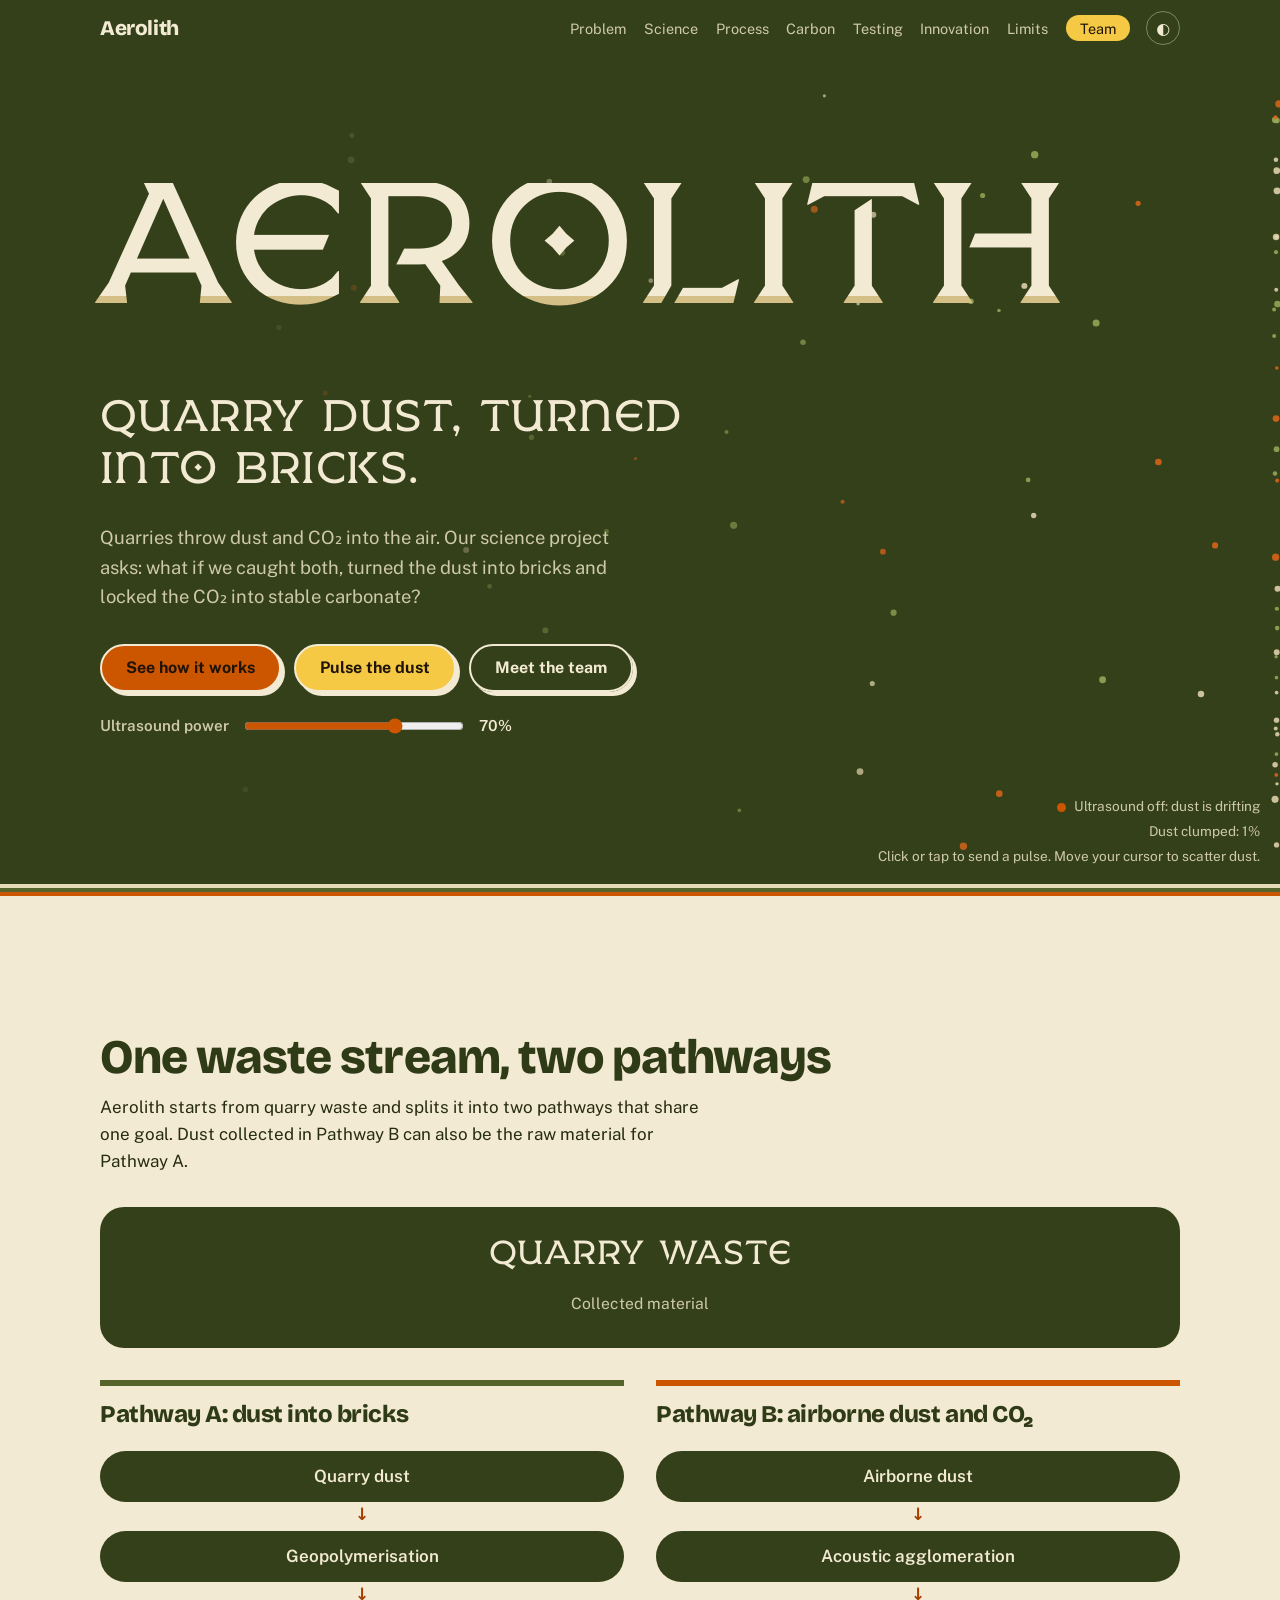
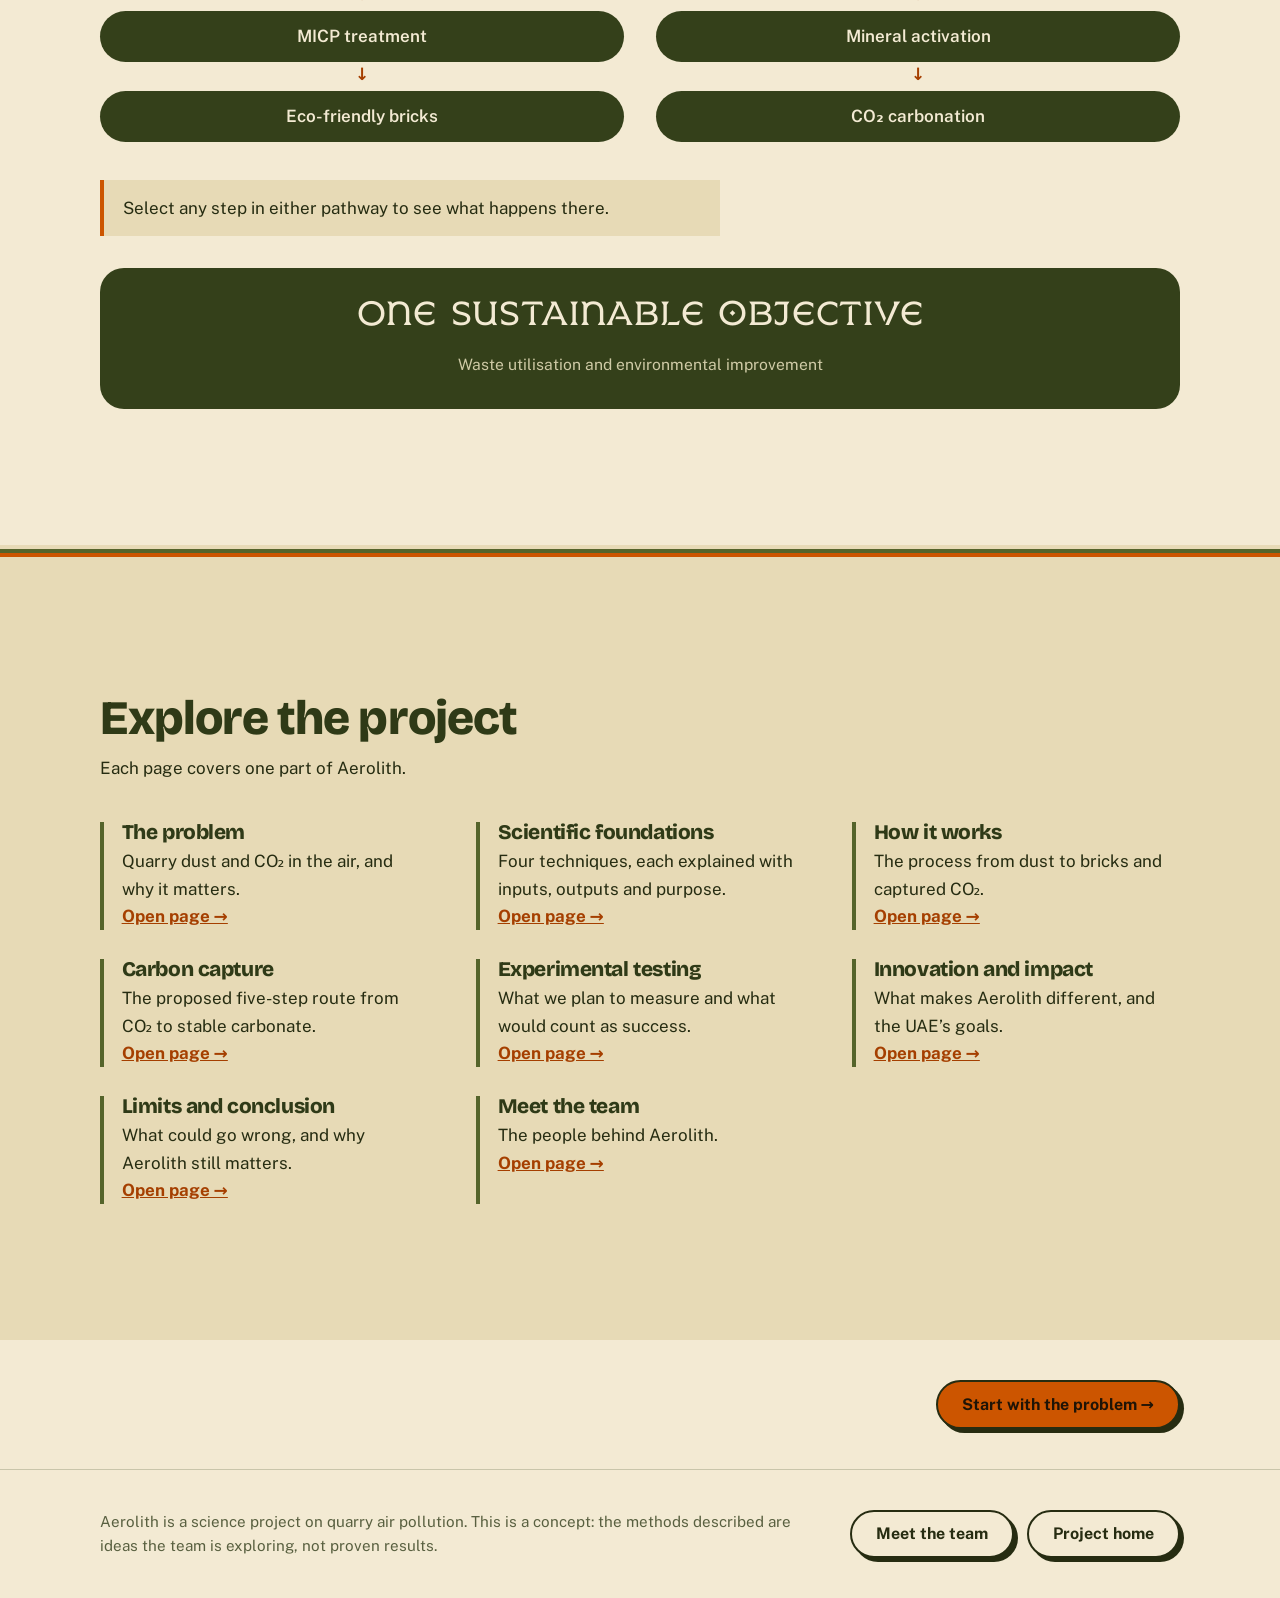
<file: index.html>
<!doctype html>
<html lang="en">
<head>
<meta charset="utf-8">
<meta name="viewport" content="width=device-width, initial-scale=1, viewport-fit=cover">
<meta name="theme-color" content="#34401a">
<meta name="description" content="Aerolith turns quarry dust into bricks and explores locking CO₂ into stable carbonate.">
<link rel="icon" type="image/png" sizes="64x64" href="assets/favicon-64.png">
<link rel="apple-touch-icon" sizes="180x180" href="assets/apple-touch-icon.png">
<title>Aerolith: quarry dust, put to work</title>
<link rel="preconnect" href="https://fonts.googleapis.com">
<link rel="preconnect" href="https://fonts.gstatic.com" crossorigin>
<link href="https://fonts.googleapis.com/css2?family=Bricolage+Grotesque:opsz,wght@12..96,500;12..96,800&family=Public+Sans:wght@400;600;700&display=swap" rel="stylesheet">
<script>try{var t=localStorage.getItem('aerolith-theme');if(t)document.documentElement.dataset.theme=t}catch(e){}</script>
<link rel="stylesheet" href="assets/style.css">
</head>
<body>
<header>
  <div class="wrap bar">
    <a class="brand" href="index.html">Aerolith</a>
    <nav aria-label="Pages" id="sections"><ul>
      <li><a href="problem.html">Problem</a></li>
      <li><a href="science.html">Science</a></li>
      <li><a href="process.html">Process</a></li>
      <li><a href="carbon.html">Carbon</a></li>
      <li><a href="testing.html">Testing</a></li>
      <li><a href="innovation.html">Innovation</a></li>
      <li><a href="limits.html">Limits</a></li>
      <li><a class="cta" href="team.html">Team</a></li>
      <li class="m-only"><button id="theme2" type="button">Light / dark</button></li>
    </ul></nav>
    <button id="menu" type="button" aria-expanded="false" aria-controls="sections">Menu</button>
    <button id="theme" type="button" aria-label="Switch between light and dark theme">◐</button>
  </div>
</header>
<main>
<section class="hero" id="top">
  <canvas id="dust" aria-hidden="true"></canvas>
  <div class="wrap">
    <h1>Aerolith</h1>
    <p class="tagline">Quarry dust, turned into bricks.</p>
    <p>Quarries throw dust and CO₂ into the air. Our science project asks: what if we caught both, turned the dust into bricks and locked the CO₂ into stable carbonate?</p>
    <div class="btns"><a class="btn primary" href="process.html#process">See how it works</a><button class="btn sun" id="pulse" type="button">Pulse the dust</button><a class="btn ghost" href="team.html">Meet the team</a></div>
    <div class="ctl"><label for="pw">Ultrasound power</label><input id="pw" type="range" min="0" max="100" value="70"><output id="pwv" for="pw">70%</output></div>
  </div>
  <div class="phase"><span id="phase" role="status">Ultrasound off: dust is drifting</span><span id="meter"></span><span>Click or tap to send a pulse. Move your cursor to scatter dust.</span></div>
</section>
<div class="strata" aria-hidden="true"></div>
<section class="sec" id="solution">
  <div class="wrap dia">
    <h2>One waste stream, two pathways</h2>
    <p>Aerolith starts from quarry waste and splits it into two pathways that share one goal. Dust collected in Pathway B can also be the raw material for Pathway A.</p>
    <div class="eq obj"><b>Quarry waste</b><p>Collected material</p></div>
    <div class="tracks">
      <div class="track"><h3>Pathway A: dust into bricks</h3><ul class="flow v"><li>Quarry dust</li><li>Geopolymerisation</li><li>MICP treatment</li><li>Eco-friendly bricks</li></ul></div>
      <div class="track air"><h3>Pathway B: airborne dust and CO₂</h3><ul class="flow v"><li>Airborne dust</li><li>Acoustic agglomeration</li><li>Mineral activation</li><li>CO₂ carbonation</li></ul></div>
    </div>
    <p class="info" id="node-info" role="status">Select any step in either pathway to see what happens there.</p>
    <div class="eq obj"><b>One sustainable objective</b><p>Waste utilisation and environmental improvement</p></div>
  </div>
</section>
<div class="strata" aria-hidden="true"></div>
<section class="sec alt" id="explore"><div class="wrap"><h2>Explore the project</h2><p>Each page covers one part of Aerolith.</p><div class="qs"><div><h3>The problem</h3><p>Quarry dust and CO₂ in the air, and why it matters.</p><a href="problem.html">Open page →</a></div><div><h3>Scientific foundations</h3><p>Four techniques, each explained with inputs, outputs and purpose.</p><a href="science.html">Open page →</a></div><div><h3>How it works</h3><p>The process from dust to bricks and captured CO₂.</p><a href="process.html">Open page →</a></div><div><h3>Carbon capture</h3><p>The proposed five-step route from CO₂ to stable carbonate.</p><a href="carbon.html">Open page →</a></div><div><h3>Experimental testing</h3><p>What we plan to measure and what would count as success.</p><a href="testing.html">Open page →</a></div><div><h3>Innovation and impact</h3><p>What makes Aerolith different, and the UAE’s goals.</p><a href="innovation.html">Open page →</a></div><div><h3>Limits and conclusion</h3><p>What could go wrong, and why Aerolith still matters.</p><a href="limits.html">Open page →</a></div><div><h3>Meet the team</h3><p>The people behind Aerolith.</p><a href="team.html">Open page →</a></div></div></div></section>

<div class="wrap pager"><a class="btn primary next" href="problem.html">Start with the problem →</a></div>
</main>
<footer>
  <div class="wrap">
    <p>Aerolith is a science project on quarry air pollution. This is a concept: the methods described are ideas the team is exploring, not proven results.</p>
    <div class="btns"><a class="btn" href="team.html">Meet the team</a><a class="btn" href="index.html">Project home</a></div>
  </div>
</footer><script src="assets/app.js"></script>
</body>
</html>
</file>
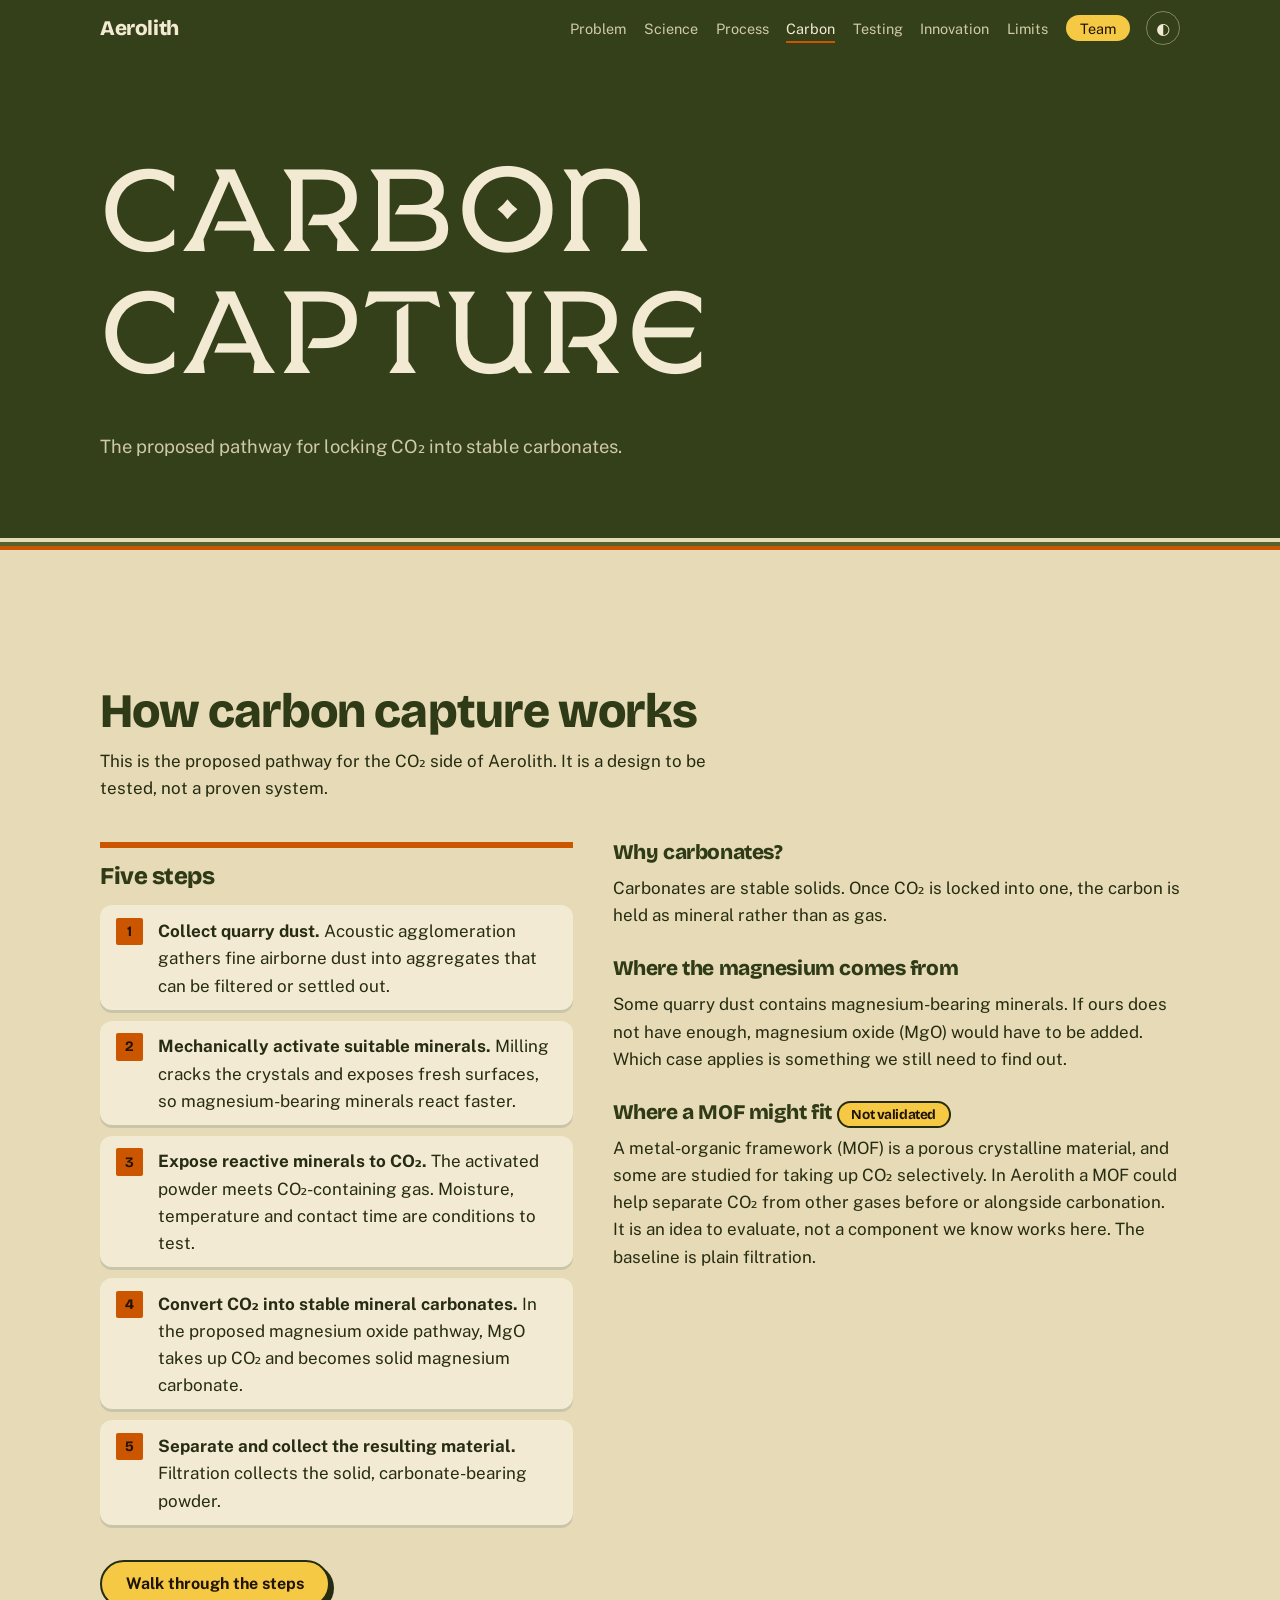
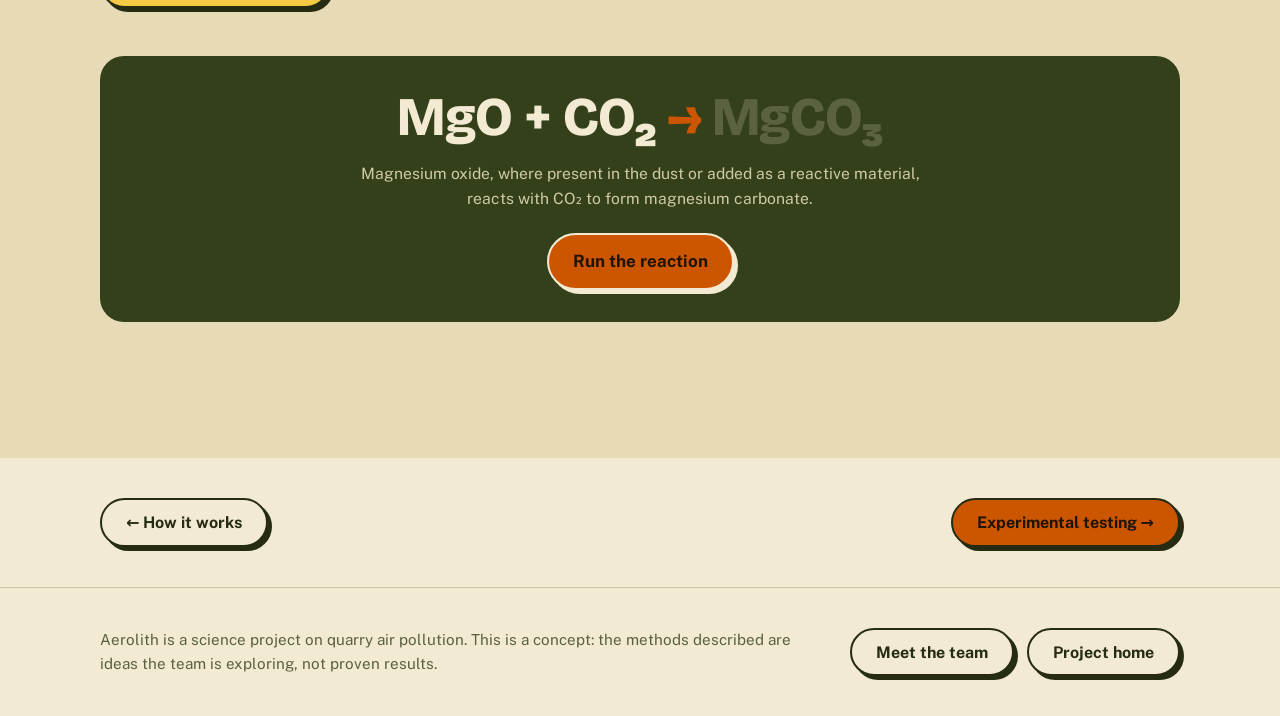
<file: carbon.html>
<!doctype html>
<html lang="en">
<head>
<meta charset="utf-8">
<meta name="viewport" content="width=device-width, initial-scale=1, viewport-fit=cover">
<meta name="theme-color" content="#34401a">
<meta name="description" content="The proposed pathway for locking CO₂ into stable carbonates.">
<link rel="icon" type="image/png" sizes="64x64" href="assets/favicon-64.png">
<link rel="apple-touch-icon" sizes="180x180" href="assets/apple-touch-icon.png">
<title>Carbon capture | Aerolith</title>
<link rel="preconnect" href="https://fonts.googleapis.com">
<link rel="preconnect" href="https://fonts.gstatic.com" crossorigin>
<link href="https://fonts.googleapis.com/css2?family=Bricolage+Grotesque:opsz,wght@12..96,500;12..96,800&family=Public+Sans:wght@400;600;700&display=swap" rel="stylesheet">
<script>try{var t=localStorage.getItem('aerolith-theme');if(t)document.documentElement.dataset.theme=t}catch(e){}</script>
<link rel="stylesheet" href="assets/style.css">
</head>
<body>
<header>
  <div class="wrap bar">
    <a class="brand" href="index.html">Aerolith</a>
    <nav aria-label="Pages" id="sections"><ul>
      <li><a href="problem.html">Problem</a></li>
      <li><a href="science.html">Science</a></li>
      <li><a href="process.html">Process</a></li>
      <li><a href="carbon.html" class="active" aria-current="page">Carbon</a></li>
      <li><a href="testing.html">Testing</a></li>
      <li><a href="innovation.html">Innovation</a></li>
      <li><a href="limits.html">Limits</a></li>
      <li><a class="cta" href="team.html">Team</a></li>
      <li class="m-only"><button id="theme2" type="button">Light / dark</button></li>
    </ul></nav>
    <button id="menu" type="button" aria-expanded="false" aria-controls="sections">Menu</button>
    <button id="theme" type="button" aria-label="Switch between light and dark theme">◐</button>
  </div>
</header>
<main>
<div class="team-hero"><div class="wrap"><h1>Carbon capture</h1><p>The proposed pathway for locking CO₂ into stable carbonates.</p></div></div>
<div class="strata" aria-hidden="true"></div>
<section class="sec alt" id="carbon">
  <div class="wrap">
    <h2>How carbon capture works</h2>
    <p>This is the proposed pathway for the CO₂ side of Aerolith. It is a design to be tested, not a proven system.</p>
    <div class="split" style="margin-top:2.5rem">
      <div class="track air"><h3>Five steps</h3><ol class="steps"><li><span><b>Collect quarry dust.</b> Acoustic agglomeration gathers fine airborne dust into aggregates that can be filtered or settled out.</span></li><li><span><b>Mechanically activate suitable minerals.</b> Milling cracks the crystals and exposes fresh surfaces, so magnesium-bearing minerals react faster.</span></li><li><span><b>Expose reactive minerals to CO₂.</b> The activated powder meets CO₂-containing gas. Moisture, temperature and contact time are conditions to test.</span></li><li><span><b>Convert CO₂ into stable mineral carbonates.</b> In the proposed magnesium oxide pathway, MgO takes up CO₂ and becomes solid magnesium carbonate.</span></li><li><span><b>Separate and collect the resulting material.</b> Filtration collects the solid, carbonate-bearing powder.</span></li></ol><div class="btns"><button class="btn sun" id="play" type="button">Walk through the steps</button></div></div>
      <div>
        <h3>Why carbonates?</h3><p>Carbonates are stable solids. Once CO₂ is locked into one, the carbon is held as mineral rather than as gas.</p>
        <h3 class="gap">Where the magnesium comes from</h3><p>Some quarry dust contains magnesium-bearing minerals. If ours does not have enough, magnesium oxide (MgO) would have to be added. Which case applies is something we still need to find out.</p>
        <h3 class="gap">Where a MOF might fit <span class="tag a">Not validated</span></h3><p>A metal-organic framework (MOF) is a porous crystalline material, and some are studied for taking up CO₂ selectively. In Aerolith a MOF could help separate CO₂ from other gases before or alongside carbonation. It is an idea to evaluate, not a component we know works here. The baseline is plain filtration.</p>
      </div>
    </div>
    <div class="eq" id="eq">
      <b><span class="in">MgO + CO₂</span> <i>→</i> <span class="out">MgCO₃</span></b>
      <p>Magnesium oxide, where present in the dust or added as a reactive material, reacts with CO₂ to form magnesium carbonate.</p>
      <button class="btn primary" id="react" type="button" aria-pressed="false">Run the reaction</button>
    </div>
  </div>
</section>
<div class="wrap pager"><a class="btn" href="process.html">← How it works</a><a class="btn primary next" href="testing.html">Experimental testing →</a></div>
</main>
<footer>
  <div class="wrap">
    <p>Aerolith is a science project on quarry air pollution. This is a concept: the methods described are ideas the team is exploring, not proven results.</p>
    <div class="btns"><a class="btn" href="team.html">Meet the team</a><a class="btn" href="index.html">Project home</a></div>
  </div>
</footer><script src="assets/app.js"></script>
</body>
</html>
</file>
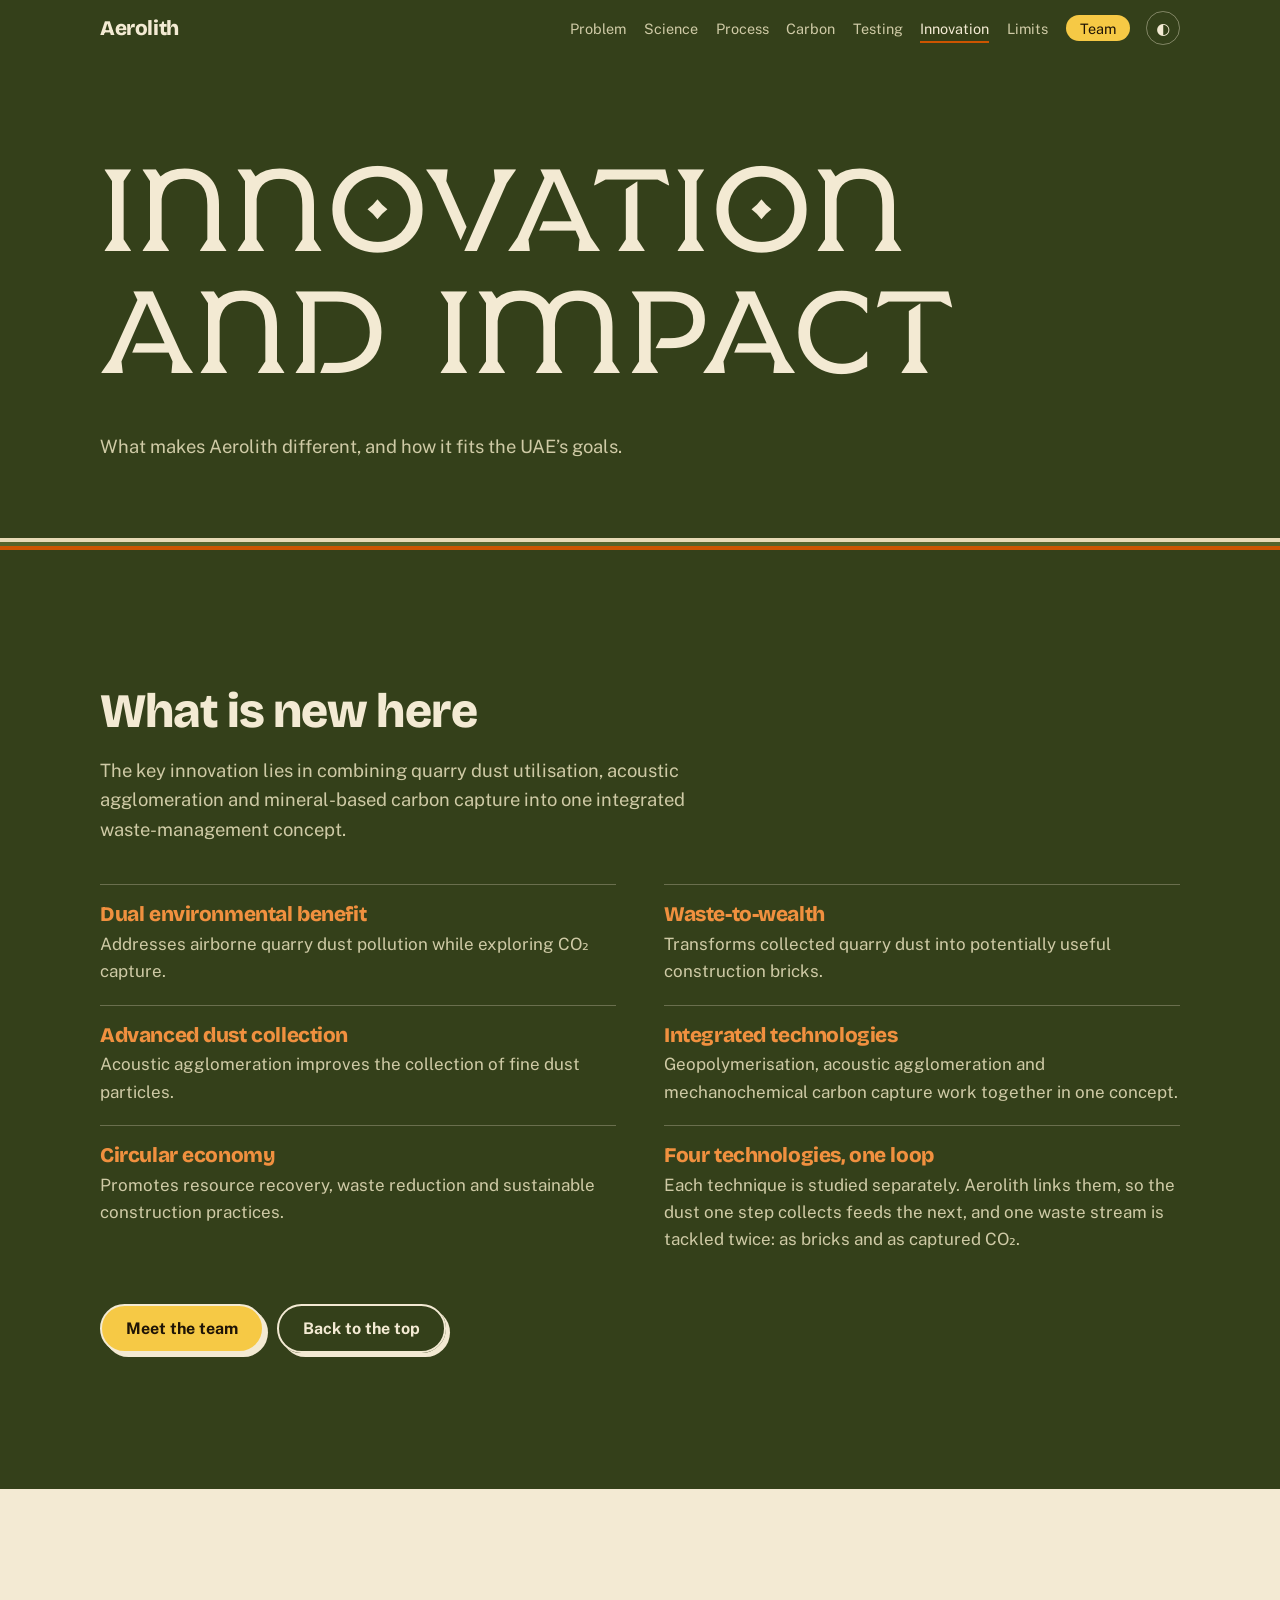
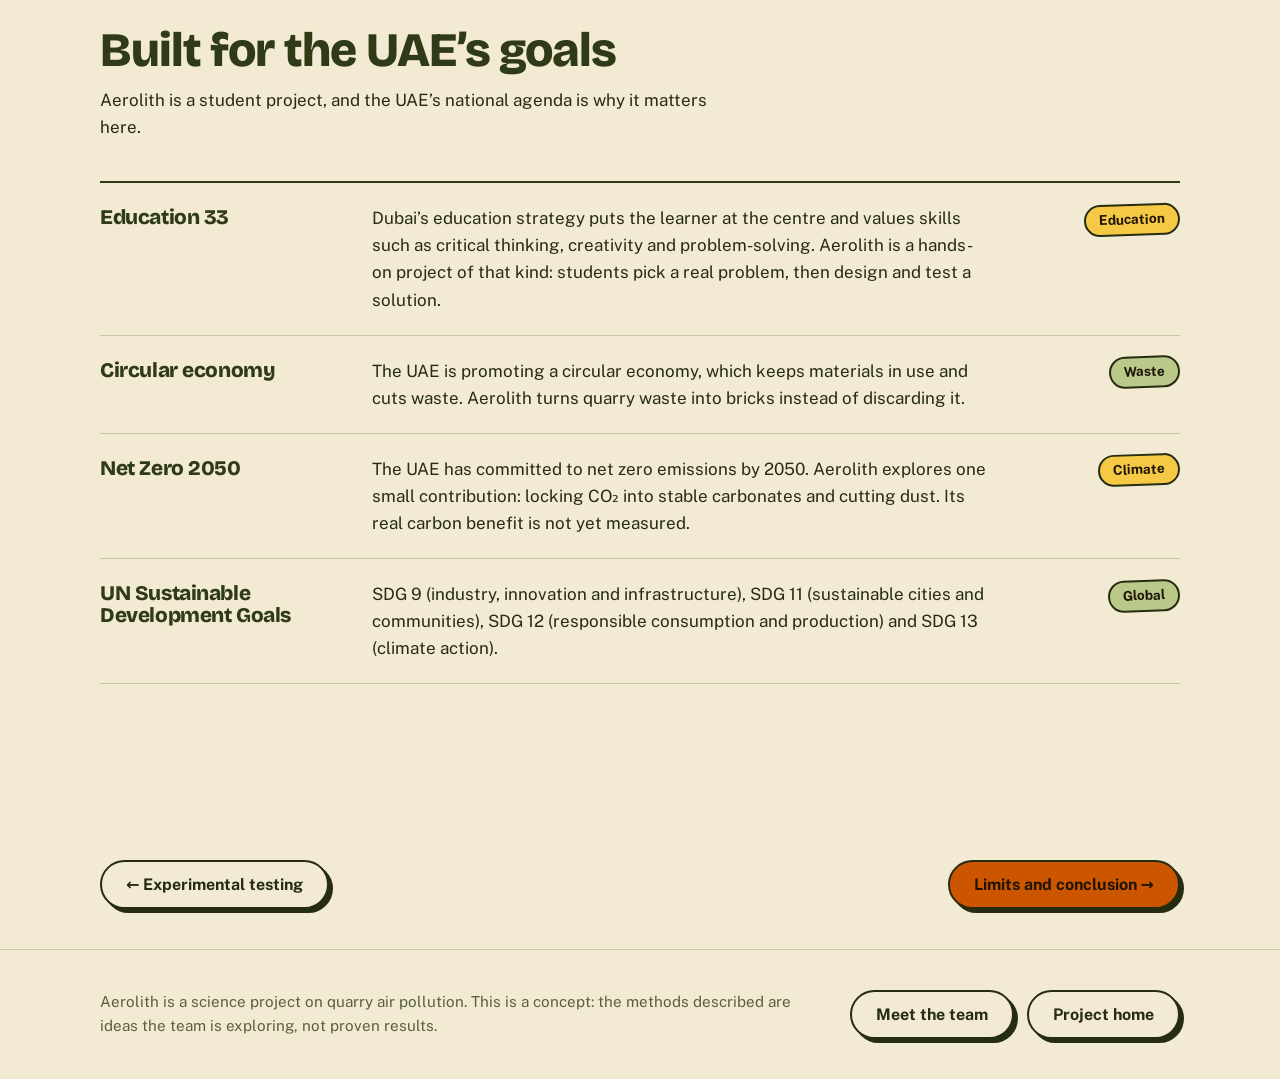
<file: innovation.html>
<!doctype html>
<html lang="en">
<head>
<meta charset="utf-8">
<meta name="viewport" content="width=device-width, initial-scale=1, viewport-fit=cover">
<meta name="theme-color" content="#34401a">
<meta name="description" content="What makes Aerolith different, and how it fits the UAE’s goals.">
<link rel="icon" type="image/png" sizes="64x64" href="assets/favicon-64.png">
<link rel="apple-touch-icon" sizes="180x180" href="assets/apple-touch-icon.png">
<title>Innovation and impact | Aerolith</title>
<link rel="preconnect" href="https://fonts.googleapis.com">
<link rel="preconnect" href="https://fonts.gstatic.com" crossorigin>
<link href="https://fonts.googleapis.com/css2?family=Bricolage+Grotesque:opsz,wght@12..96,500;12..96,800&family=Public+Sans:wght@400;600;700&display=swap" rel="stylesheet">
<script>try{var t=localStorage.getItem('aerolith-theme');if(t)document.documentElement.dataset.theme=t}catch(e){}</script>
<link rel="stylesheet" href="assets/style.css">
</head>
<body>
<header>
  <div class="wrap bar">
    <a class="brand" href="index.html">Aerolith</a>
    <nav aria-label="Pages" id="sections"><ul>
      <li><a href="problem.html">Problem</a></li>
      <li><a href="science.html">Science</a></li>
      <li><a href="process.html">Process</a></li>
      <li><a href="carbon.html">Carbon</a></li>
      <li><a href="testing.html">Testing</a></li>
      <li><a href="innovation.html" class="active" aria-current="page">Innovation</a></li>
      <li><a href="limits.html">Limits</a></li>
      <li><a class="cta" href="team.html">Team</a></li>
      <li class="m-only"><button id="theme2" type="button">Light / dark</button></li>
    </ul></nav>
    <button id="menu" type="button" aria-expanded="false" aria-controls="sections">Menu</button>
    <button id="theme" type="button" aria-label="Switch between light and dark theme">◐</button>
  </div>
</header>
<main>
<div class="team-hero"><div class="wrap"><h1>Innovation and impact</h1><p>What makes Aerolith different, and how it fits the UAE’s goals.</p></div></div>
<div class="strata" aria-hidden="true"></div>
<section class="sec band" id="innovation">
  <div class="wrap">
    <h2>What is new here</h2>
    <p class="lead">The key innovation lies in combining quarry dust utilisation, acoustic agglomeration and mineral-based carbon capture into one integrated waste-management concept.</p>
    <div class="inno">
      <div><h3>Dual environmental benefit</h3><p>Addresses airborne quarry dust pollution while exploring CO₂ capture.</p></div>
      <div><h3>Waste-to-wealth</h3><p>Transforms collected quarry dust into potentially useful construction bricks.</p></div>
      <div><h3>Advanced dust collection</h3><p>Acoustic agglomeration improves the collection of fine dust particles.</p></div>
      <div><h3>Integrated technologies</h3><p>Geopolymerisation, acoustic agglomeration and mechanochemical carbon capture work together in one concept.</p></div>
      <div><h3>Circular economy</h3><p>Promotes resource recovery, waste reduction and sustainable construction practices.</p></div>
      <div><h3>Four technologies, one loop</h3><p>Each technique is studied separately. Aerolith links them, so the dust one step collects feeds the next, and one waste stream is tackled twice: as bricks and as captured CO₂.</p></div>
    </div>
    <div class="btns"><a class="btn sun" href="team.html">Meet the team</a><a class="btn ghost" href="#">Back to the top</a></div>
  </div>
</section>
<section class="sec" id="uae">
  <div class="wrap">
    <h2>Built for the UAE’s goals</h2>
    <p>Aerolith is a student project, and the UAE’s national agenda is why it matters here.</p>
    <div class="rows">
      <div class="row"><h3>Education 33</h3><p>Dubai’s education strategy puts the learner at the centre and values skills such as critical thinking, creativity and problem-solving. Aerolith is a hands-on project of that kind: students pick a real problem, then design and test a solution.</p><span class="tag a">Education</span></div>
      <div class="row"><h3>Circular economy</h3><p>The UAE is promoting a circular economy, which keeps materials in use and cuts waste. Aerolith turns quarry waste into bricks instead of discarding it.</p><span class="tag b">Waste</span></div>
      <div class="row"><h3>Net Zero 2050</h3><p>The UAE has committed to net zero emissions by 2050. Aerolith explores one small contribution: locking CO₂ into stable carbonates and cutting dust. Its real carbon benefit is not yet measured.</p><span class="tag a">Climate</span></div>
      <div class="row"><h3>UN Sustainable Development Goals</h3><p>SDG 9 (industry, innovation and infrastructure), SDG 11 (sustainable cities and communities), SDG 12 (responsible consumption and production) and SDG 13 (climate action).</p><span class="tag b">Global</span></div>
    </div>
  </div>
</section>
<div class="wrap pager"><a class="btn" href="testing.html">← Experimental testing</a><a class="btn primary next" href="limits.html">Limits and conclusion →</a></div>
</main>
<footer>
  <div class="wrap">
    <p>Aerolith is a science project on quarry air pollution. This is a concept: the methods described are ideas the team is exploring, not proven results.</p>
    <div class="btns"><a class="btn" href="team.html">Meet the team</a><a class="btn" href="index.html">Project home</a></div>
  </div>
</footer><script src="assets/app.js"></script>
</body>
</html>
</file>
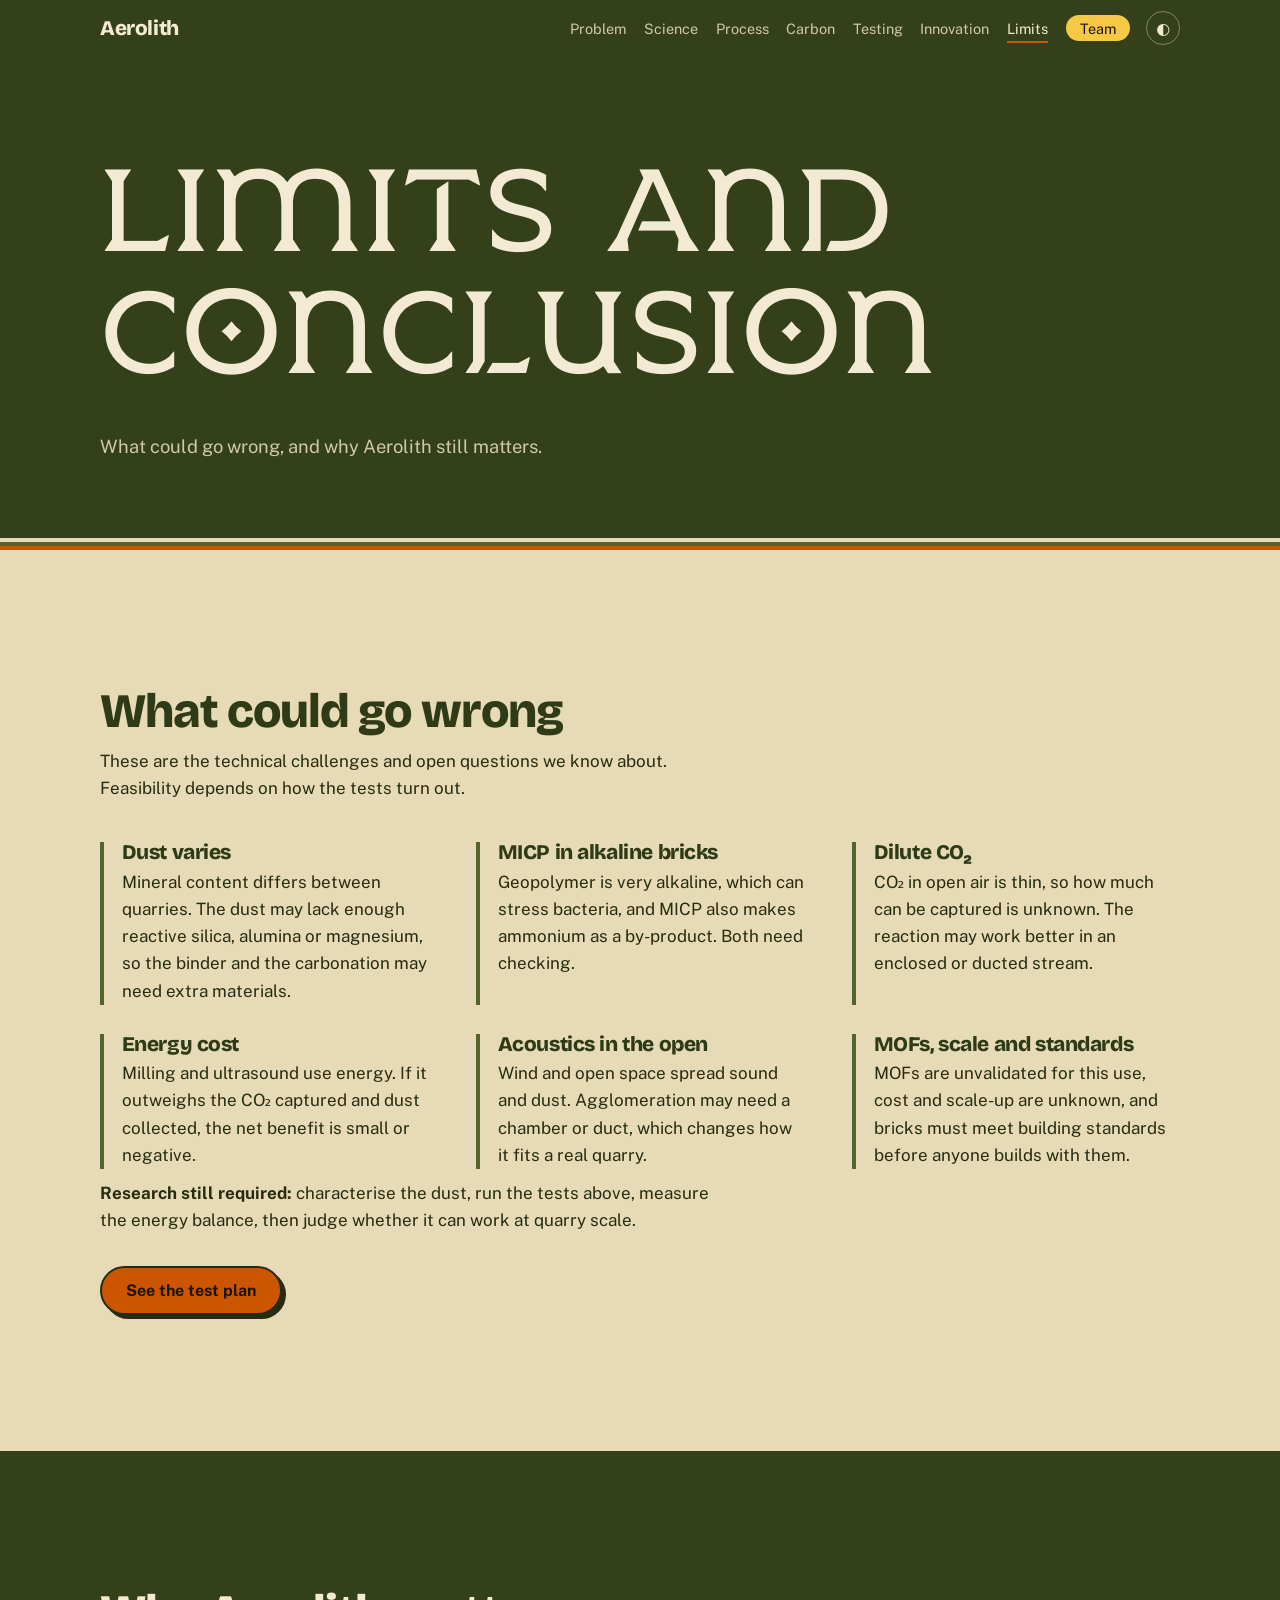
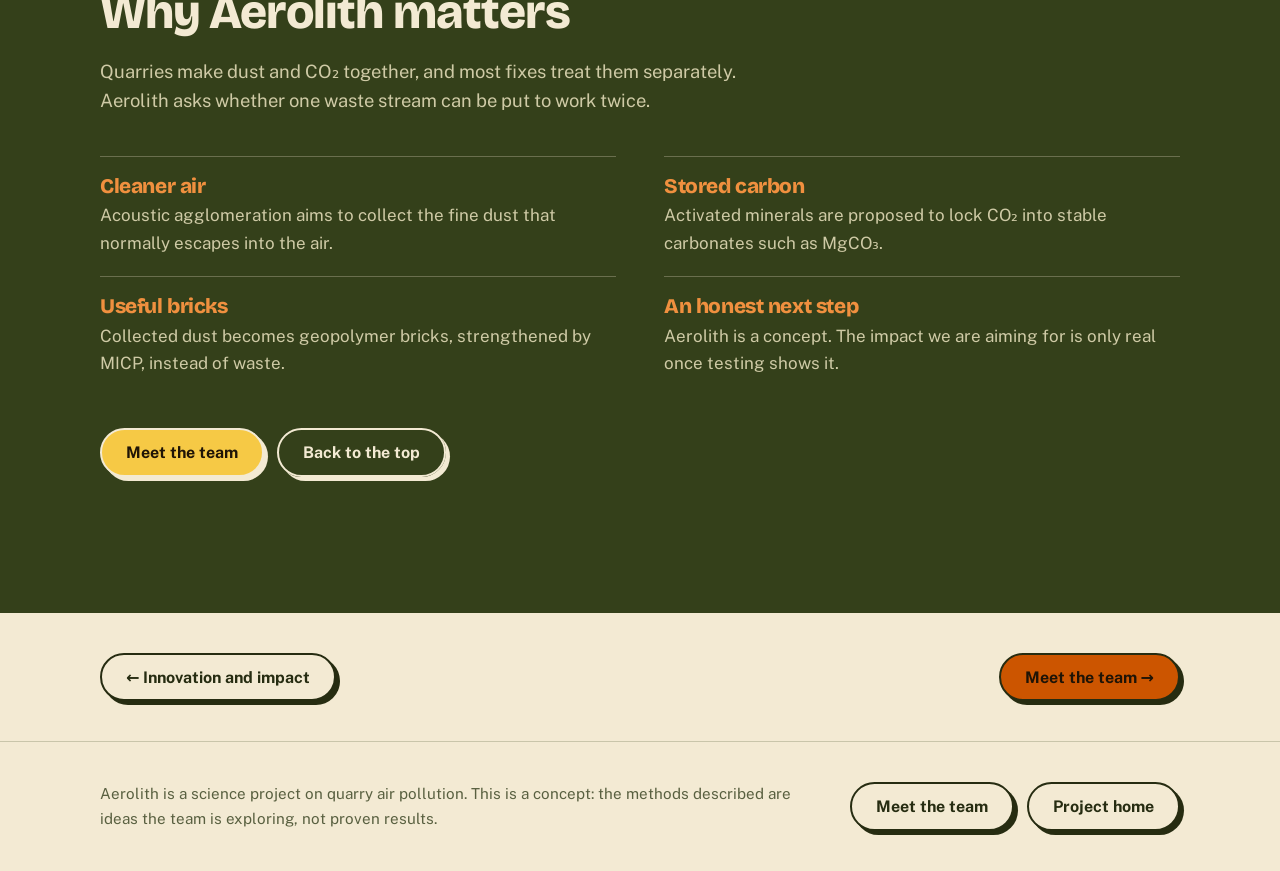
<file: limits.html>
<!doctype html>
<html lang="en">
<head>
<meta charset="utf-8">
<meta name="viewport" content="width=device-width, initial-scale=1, viewport-fit=cover">
<meta name="theme-color" content="#34401a">
<meta name="description" content="What could go wrong, and why Aerolith still matters.">
<link rel="icon" type="image/png" sizes="64x64" href="assets/favicon-64.png">
<link rel="apple-touch-icon" sizes="180x180" href="assets/apple-touch-icon.png">
<title>Limits and conclusion | Aerolith</title>
<link rel="preconnect" href="https://fonts.googleapis.com">
<link rel="preconnect" href="https://fonts.gstatic.com" crossorigin>
<link href="https://fonts.googleapis.com/css2?family=Bricolage+Grotesque:opsz,wght@12..96,500;12..96,800&family=Public+Sans:wght@400;600;700&display=swap" rel="stylesheet">
<script>try{var t=localStorage.getItem('aerolith-theme');if(t)document.documentElement.dataset.theme=t}catch(e){}</script>
<link rel="stylesheet" href="assets/style.css">
</head>
<body>
<header>
  <div class="wrap bar">
    <a class="brand" href="index.html">Aerolith</a>
    <nav aria-label="Pages" id="sections"><ul>
      <li><a href="problem.html">Problem</a></li>
      <li><a href="science.html">Science</a></li>
      <li><a href="process.html">Process</a></li>
      <li><a href="carbon.html">Carbon</a></li>
      <li><a href="testing.html">Testing</a></li>
      <li><a href="innovation.html">Innovation</a></li>
      <li><a href="limits.html" class="active" aria-current="page">Limits</a></li>
      <li><a class="cta" href="team.html">Team</a></li>
      <li class="m-only"><button id="theme2" type="button">Light / dark</button></li>
    </ul></nav>
    <button id="menu" type="button" aria-expanded="false" aria-controls="sections">Menu</button>
    <button id="theme" type="button" aria-label="Switch between light and dark theme">◐</button>
  </div>
</header>
<main>
<div class="team-hero"><div class="wrap"><h1>Limits and conclusion</h1><p>What could go wrong, and why Aerolith still matters.</p></div></div>
<div class="strata" aria-hidden="true"></div>
<section class="sec alt" id="limits">
  <div class="wrap">
    <h2>What could go wrong</h2>
    <p>These are the technical challenges and open questions we know about. Feasibility depends on how the tests turn out.</p>
    <div class="qs"><div><h3>Dust varies</h3><p>Mineral content differs between quarries. The dust may lack enough reactive silica, alumina or magnesium, so the binder and the carbonation may need extra materials.</p></div><div><h3>MICP in alkaline bricks</h3><p>Geopolymer is very alkaline, which can stress bacteria, and MICP also makes ammonium as a by-product. Both need checking.</p></div><div><h3>Dilute CO₂</h3><p>CO₂ in open air is thin, so how much can be captured is unknown. The reaction may work better in an enclosed or ducted stream.</p></div><div><h3>Energy cost</h3><p>Milling and ultrasound use energy. If it outweighs the CO₂ captured and dust collected, the net benefit is small or negative.</p></div><div><h3>Acoustics in the open</h3><p>Wind and open space spread sound and dust. Agglomeration may need a chamber or duct, which changes how it fits a real quarry.</p></div><div><h3>MOFs, scale and standards</h3><p>MOFs are unvalidated for this use, cost and scale-up are unknown, and bricks must meet building standards before anyone builds with them.</p></div></div>
    <p><b>Research still required:</b> characterise the dust, run the tests above, measure the energy balance, then judge whether it can work at quarry scale.</p>
    <div class="btns"><a class="btn primary" href="testing.html#testing">See the test plan</a></div>
  </div>
</section>
<section class="sec band" id="conclusion">
  <div class="wrap">
    <h2>Why Aerolith matters</h2>
    <p class="lead">Quarries make dust and CO₂ together, and most fixes treat them separately. Aerolith asks whether one waste stream can be put to work twice.</p>
    <div class="inno"><div><h3>Cleaner air</h3><p>Acoustic agglomeration aims to collect the fine dust that normally escapes into the air.</p></div><div><h3>Stored carbon</h3><p>Activated minerals are proposed to lock CO₂ into stable carbonates such as MgCO₃.</p></div><div><h3>Useful bricks</h3><p>Collected dust becomes geopolymer bricks, strengthened by MICP, instead of waste.</p></div><div><h3>An honest next step</h3><p>Aerolith is a concept. The impact we are aiming for is only real once testing shows it.</p></div></div>
    <div class="btns"><a class="btn sun" href="team.html">Meet the team</a><a class="btn ghost" href="#">Back to the top</a></div>
  </div>
</section>
<div class="wrap pager"><a class="btn" href="innovation.html">← Innovation and impact</a><a class="btn primary next" href="team.html">Meet the team →</a></div>
</main>
<footer>
  <div class="wrap">
    <p>Aerolith is a science project on quarry air pollution. This is a concept: the methods described are ideas the team is exploring, not proven results.</p>
    <div class="btns"><a class="btn" href="team.html">Meet the team</a><a class="btn" href="index.html">Project home</a></div>
  </div>
</footer><script src="assets/app.js"></script>
</body>
</html>
</file>
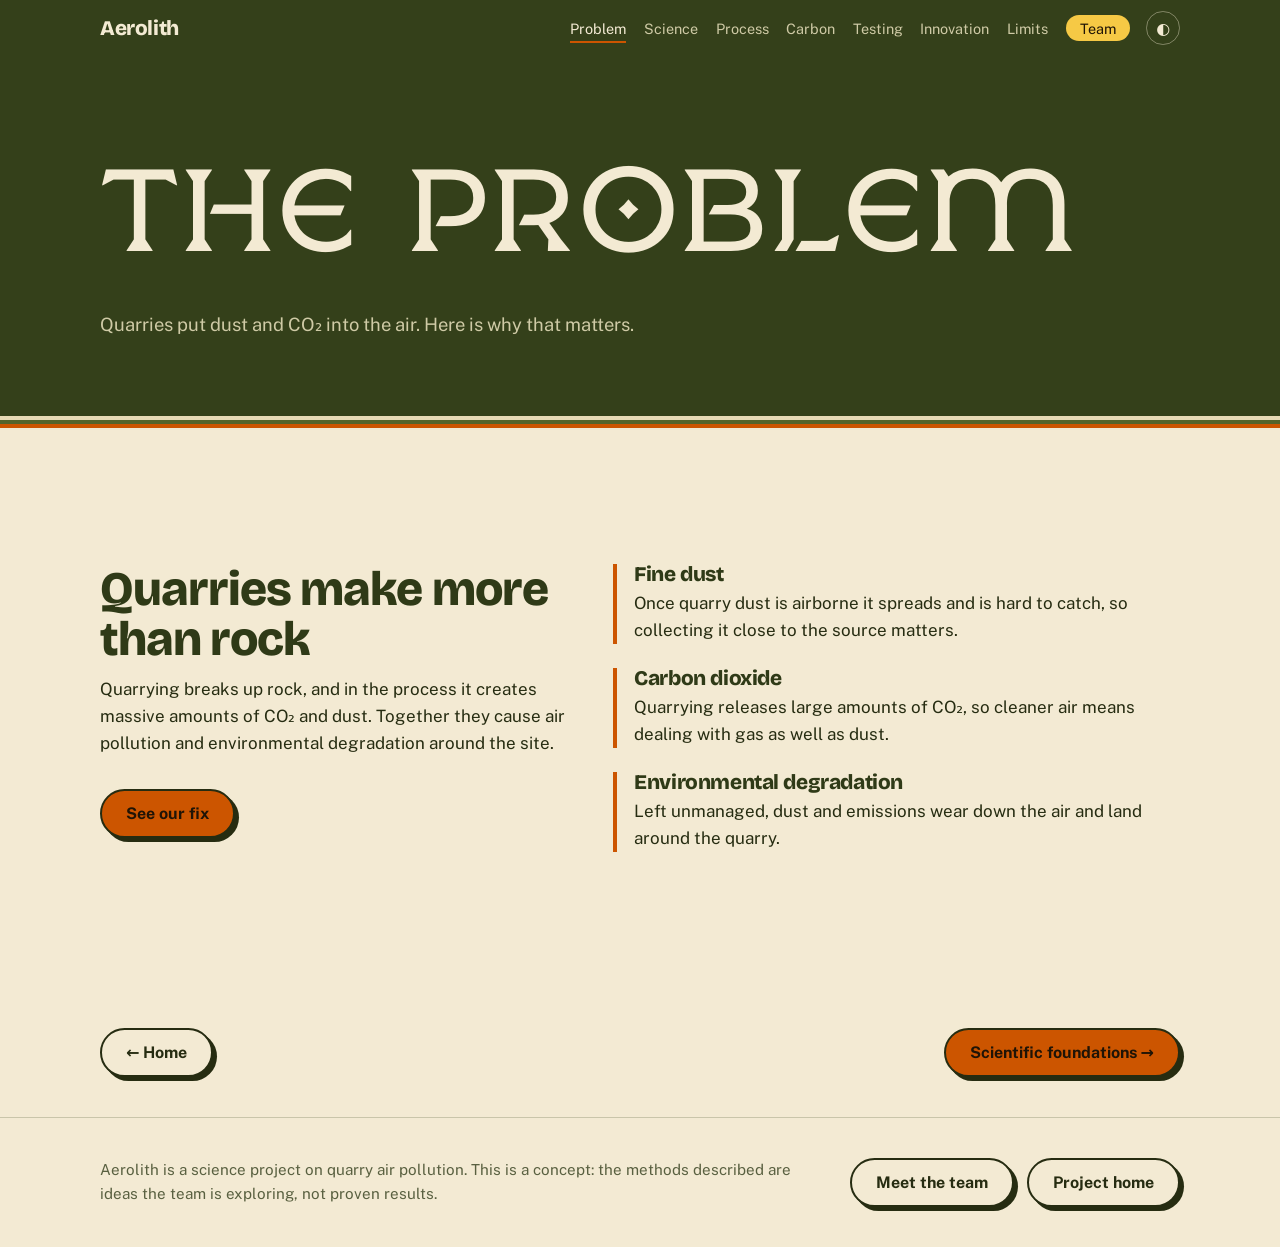
<file: problem.html>
<!doctype html>
<html lang="en">
<head>
<meta charset="utf-8">
<meta name="viewport" content="width=device-width, initial-scale=1, viewport-fit=cover">
<meta name="theme-color" content="#34401a">
<meta name="description" content="Quarries put dust and CO₂ into the air. Here is why that matters.">
<link rel="icon" type="image/png" sizes="64x64" href="assets/favicon-64.png">
<link rel="apple-touch-icon" sizes="180x180" href="assets/apple-touch-icon.png">
<title>The problem | Aerolith</title>
<link rel="preconnect" href="https://fonts.googleapis.com">
<link rel="preconnect" href="https://fonts.gstatic.com" crossorigin>
<link href="https://fonts.googleapis.com/css2?family=Bricolage+Grotesque:opsz,wght@12..96,500;12..96,800&family=Public+Sans:wght@400;600;700&display=swap" rel="stylesheet">
<script>try{var t=localStorage.getItem('aerolith-theme');if(t)document.documentElement.dataset.theme=t}catch(e){}</script>
<link rel="stylesheet" href="assets/style.css">
</head>
<body>
<header>
  <div class="wrap bar">
    <a class="brand" href="index.html">Aerolith</a>
    <nav aria-label="Pages" id="sections"><ul>
      <li><a href="problem.html" class="active" aria-current="page">Problem</a></li>
      <li><a href="science.html">Science</a></li>
      <li><a href="process.html">Process</a></li>
      <li><a href="carbon.html">Carbon</a></li>
      <li><a href="testing.html">Testing</a></li>
      <li><a href="innovation.html">Innovation</a></li>
      <li><a href="limits.html">Limits</a></li>
      <li><a class="cta" href="team.html">Team</a></li>
      <li class="m-only"><button id="theme2" type="button">Light / dark</button></li>
    </ul></nav>
    <button id="menu" type="button" aria-expanded="false" aria-controls="sections">Menu</button>
    <button id="theme" type="button" aria-label="Switch between light and dark theme">◐</button>
  </div>
</header>
<main>
<div class="team-hero"><div class="wrap"><h1>The problem</h1><p>Quarries put dust and CO₂ into the air. Here is why that matters.</p></div></div>
<div class="strata" aria-hidden="true"></div>
<section class="sec" id="problem">
  <div class="wrap split">
    <div>
      <h2>Quarries make more than rock</h2>
      <p>Quarrying breaks up rock, and in the process it creates massive amounts of CO₂ and dust. Together they cause air pollution and environmental degradation around the site.</p>
      <div class="btns"><a class="btn primary" href="index.html#solution">See our fix</a></div>
    </div>
    <ul class="facts">
      <li><h3>Fine dust</h3><p>Once quarry dust is airborne it spreads and is hard to catch, so collecting it close to the source matters.</p></li>
      <li><h3>Carbon dioxide</h3><p>Quarrying releases large amounts of CO₂, so cleaner air means dealing with gas as well as dust.</p></li>
      <li><h3>Environmental degradation</h3><p>Left unmanaged, dust and emissions wear down the air and land around the quarry.</p></li>
    </ul>
  </div>
</section>
<div class="wrap pager"><a class="btn" href="index.html">← Home</a><a class="btn primary next" href="science.html">Scientific foundations →</a></div>
</main>
<footer>
  <div class="wrap">
    <p>Aerolith is a science project on quarry air pollution. This is a concept: the methods described are ideas the team is exploring, not proven results.</p>
    <div class="btns"><a class="btn" href="team.html">Meet the team</a><a class="btn" href="index.html">Project home</a></div>
  </div>
</footer><script src="assets/app.js"></script>
</body>
</html>
</file>
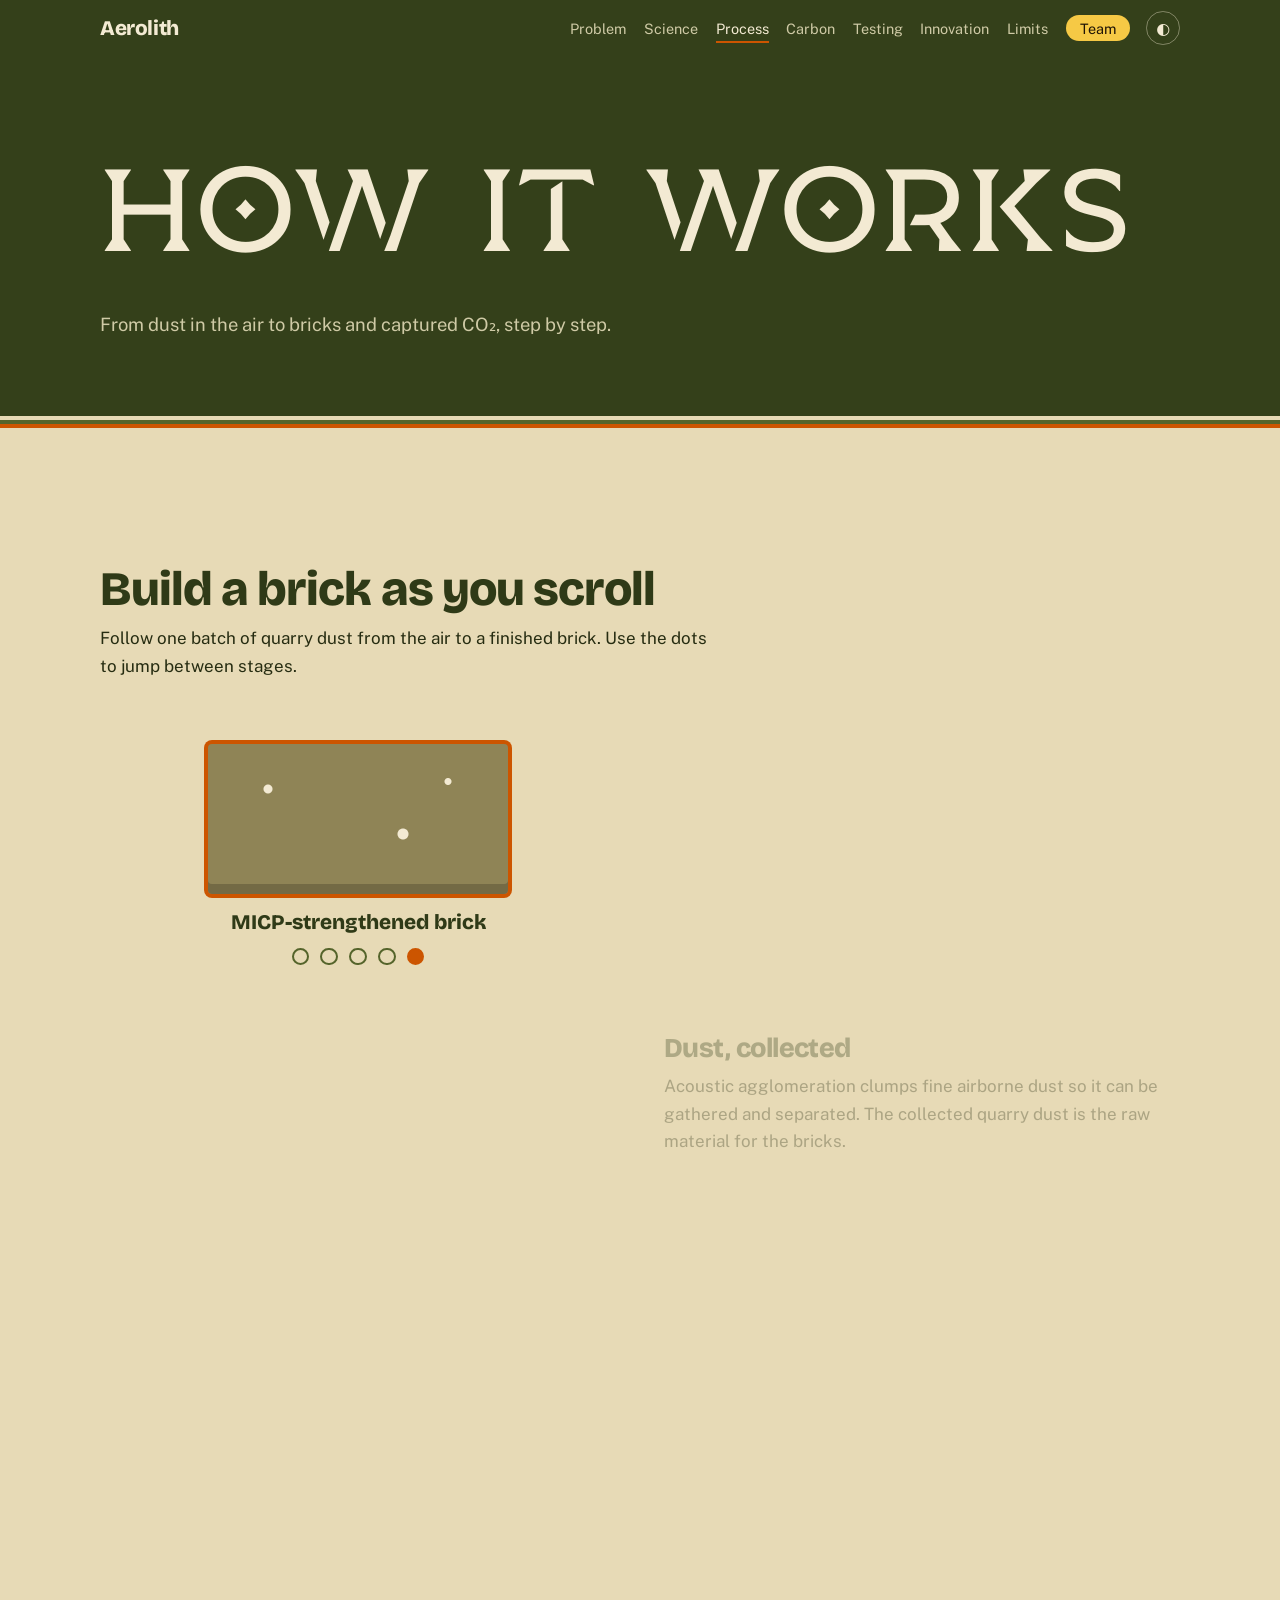
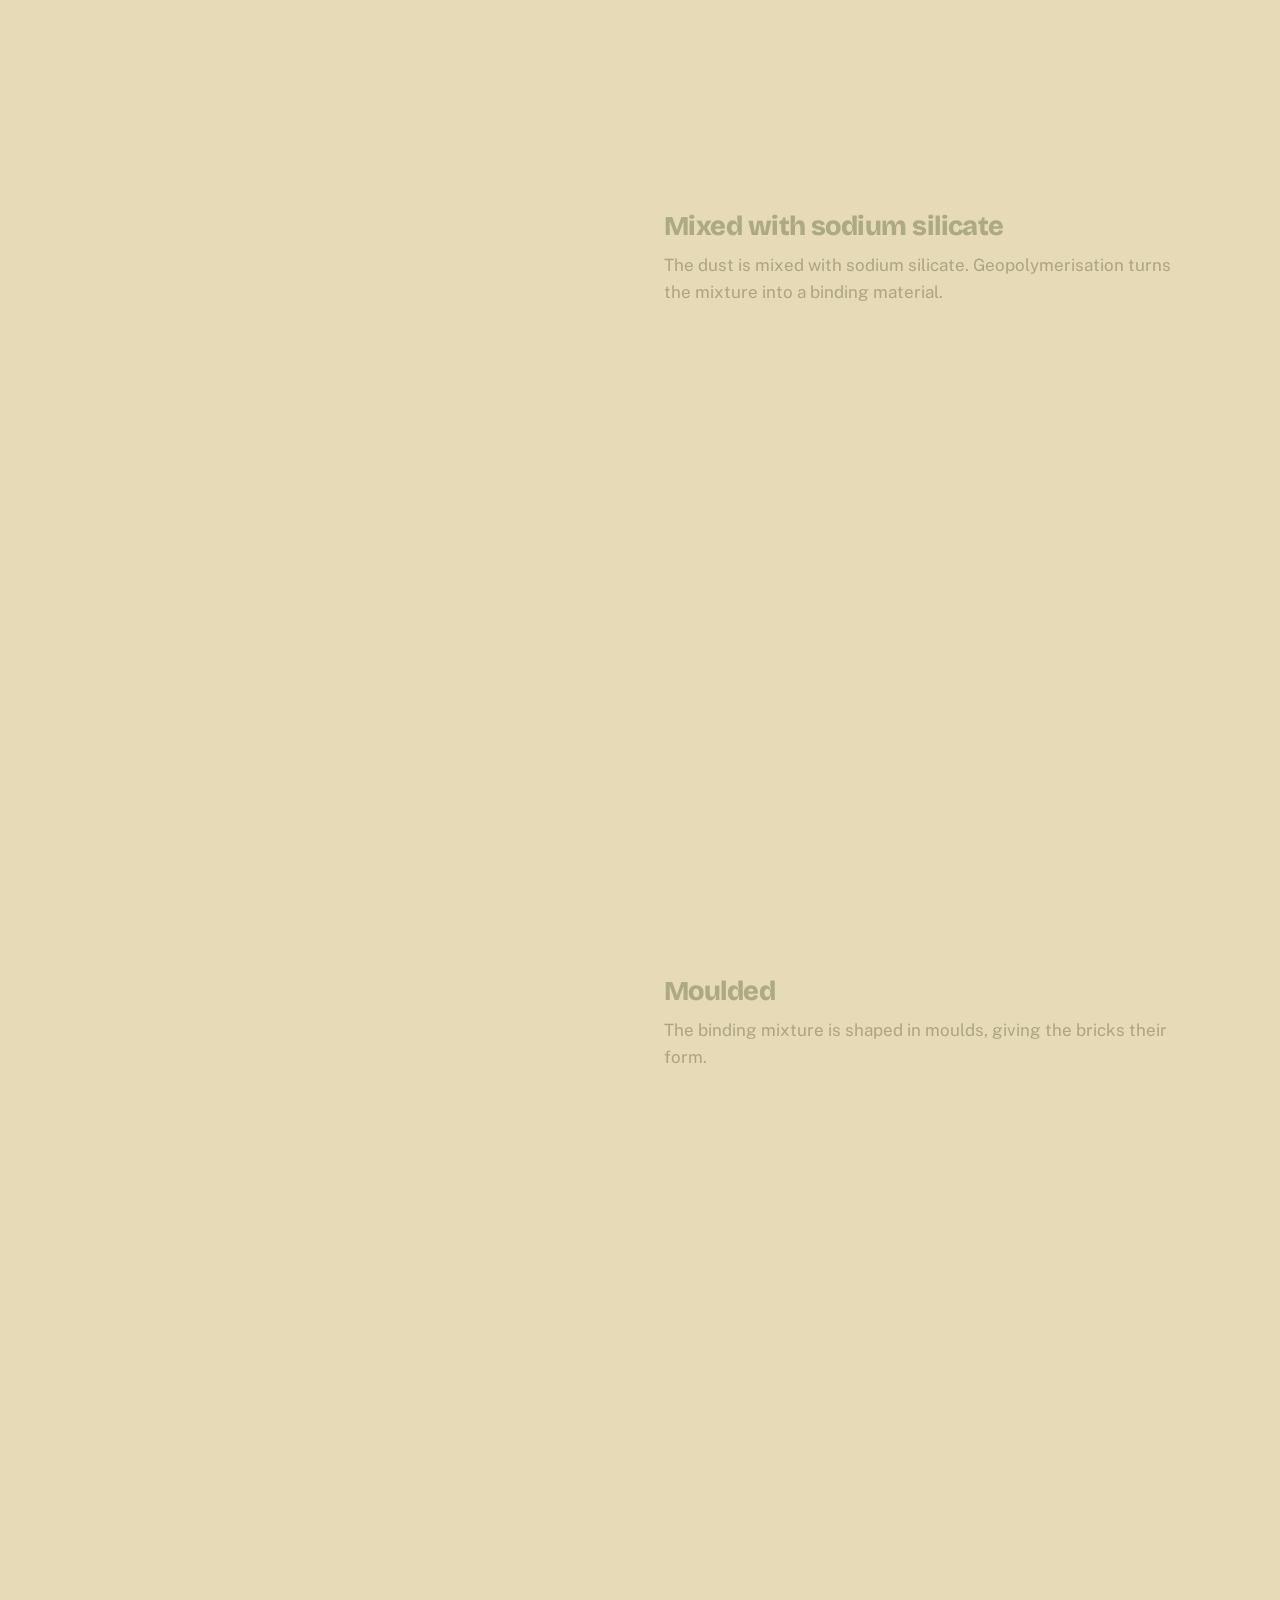
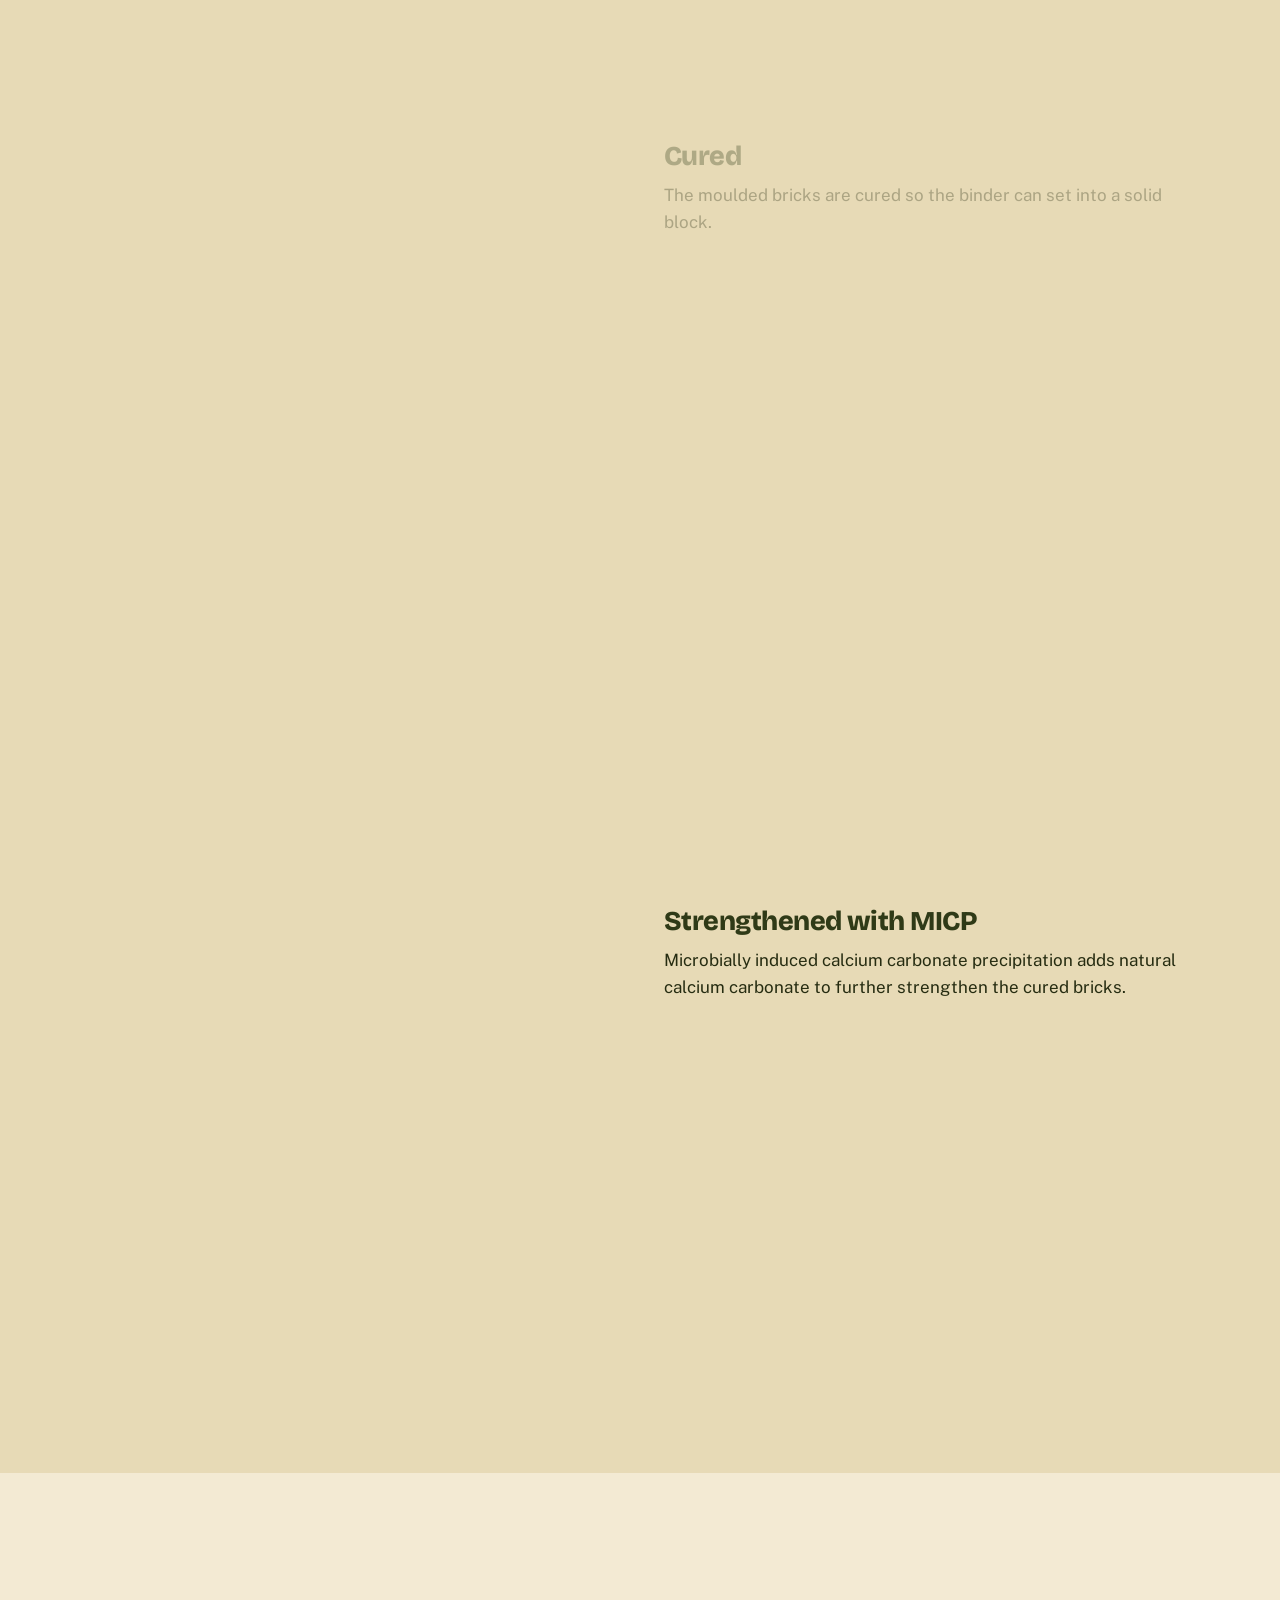
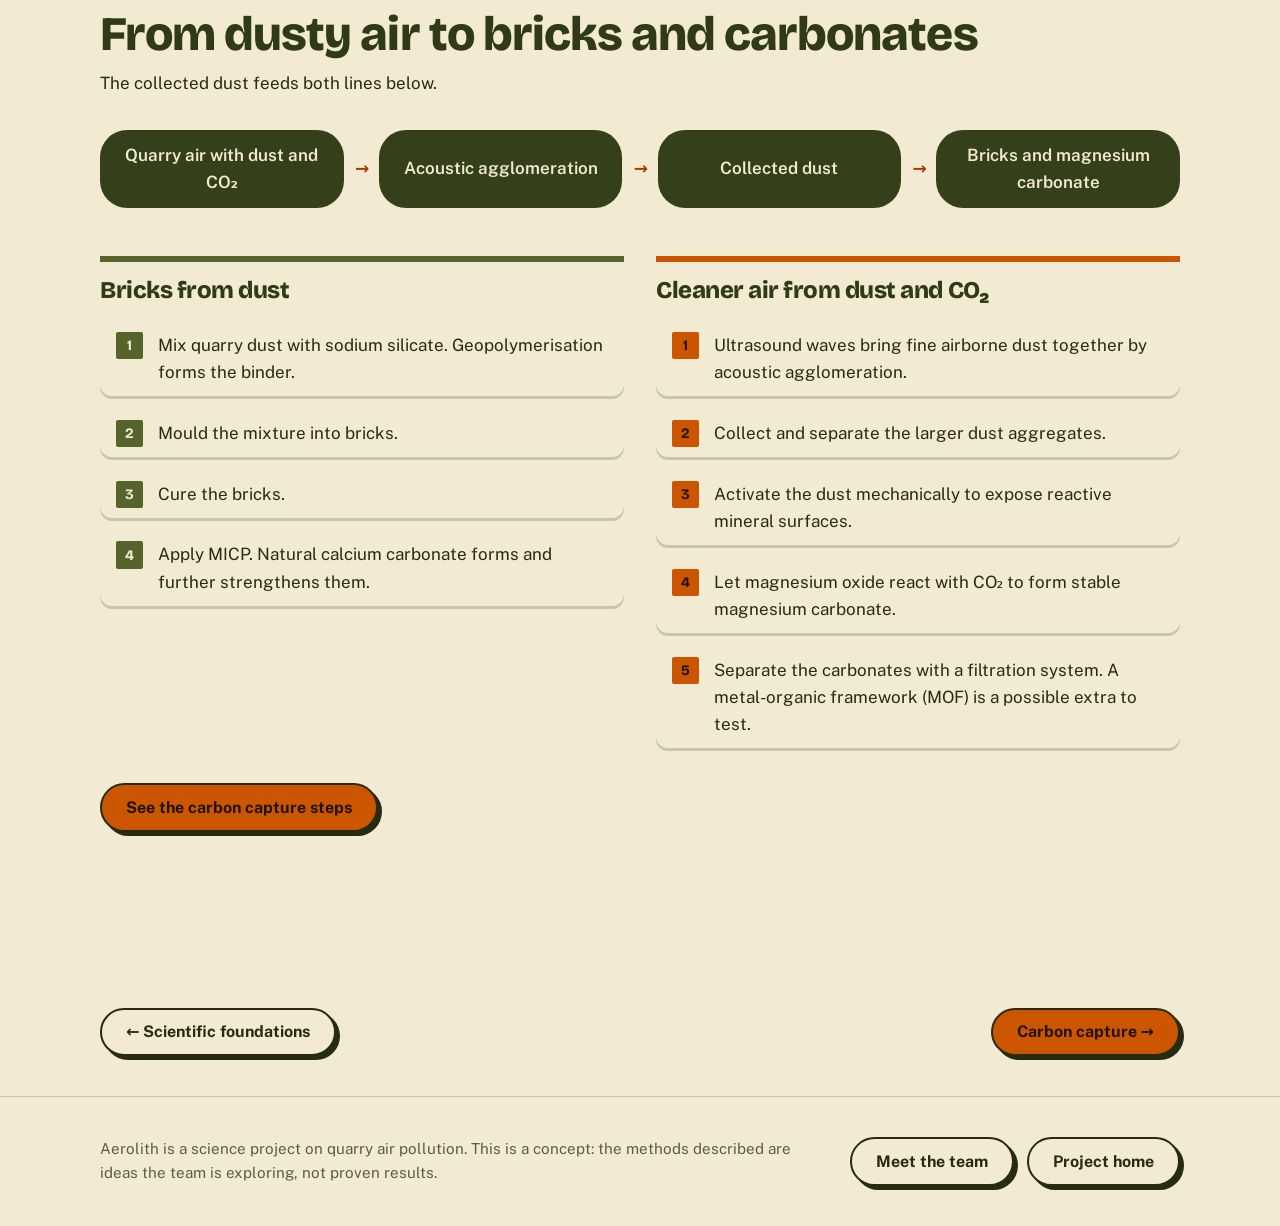
<file: process.html>
<!doctype html>
<html lang="en">
<head>
<meta charset="utf-8">
<meta name="viewport" content="width=device-width, initial-scale=1, viewport-fit=cover">
<meta name="theme-color" content="#34401a">
<meta name="description" content="From dust in the air to bricks and captured CO₂, step by step.">
<link rel="icon" type="image/png" sizes="64x64" href="assets/favicon-64.png">
<link rel="apple-touch-icon" sizes="180x180" href="assets/apple-touch-icon.png">
<title>How it works | Aerolith</title>
<link rel="preconnect" href="https://fonts.googleapis.com">
<link rel="preconnect" href="https://fonts.gstatic.com" crossorigin>
<link href="https://fonts.googleapis.com/css2?family=Bricolage+Grotesque:opsz,wght@12..96,500;12..96,800&family=Public+Sans:wght@400;600;700&display=swap" rel="stylesheet">
<script>try{var t=localStorage.getItem('aerolith-theme');if(t)document.documentElement.dataset.theme=t}catch(e){}</script>
<link rel="stylesheet" href="assets/style.css">
</head>
<body>
<header>
  <div class="wrap bar">
    <a class="brand" href="index.html">Aerolith</a>
    <nav aria-label="Pages" id="sections"><ul>
      <li><a href="problem.html">Problem</a></li>
      <li><a href="science.html">Science</a></li>
      <li><a href="process.html" class="active" aria-current="page">Process</a></li>
      <li><a href="carbon.html">Carbon</a></li>
      <li><a href="testing.html">Testing</a></li>
      <li><a href="innovation.html">Innovation</a></li>
      <li><a href="limits.html">Limits</a></li>
      <li><a class="cta" href="team.html">Team</a></li>
      <li class="m-only"><button id="theme2" type="button">Light / dark</button></li>
    </ul></nav>
    <button id="menu" type="button" aria-expanded="false" aria-controls="sections">Menu</button>
    <button id="theme" type="button" aria-label="Switch between light and dark theme">◐</button>
  </div>
</header>
<main>
<div class="team-hero"><div class="wrap"><h1>How it works</h1><p>From dust in the air to bricks and captured CO₂, step by step.</p></div></div>
<div class="strata" aria-hidden="true"></div>
<section class="sec alt" id="build">
  <div class="wrap">
    <h2>Build a brick as you scroll</h2>
    <p>Follow one batch of quarry dust from the air to a finished brick. Use the dots to jump between stages.</p>
    <div class="story" id="story" data-stage="0">
      <div class="stage">
        <div class="brick" aria-hidden="true"></div>
        <div class="stage-name" id="stage-name" aria-live="polite">Collected dust</div>
        <div class="dots" role="group" aria-label="Brick stages"><button type="button" aria-label="Stage 1"></button><button type="button" aria-label="Stage 2"></button><button type="button" aria-label="Stage 3"></button><button type="button" aria-label="Stage 4"></button><button type="button" aria-label="Stage 5"></button></div>
      </div>
      <div class="beats">
        <div class="beat" data-name="Collected dust"><h3>Dust, collected</h3><p>Acoustic agglomeration clumps fine airborne dust so it can be gathered and separated. The collected quarry dust is the raw material for the bricks.</p></div>
        <div class="beat" data-name="Geopolymer mix"><h3>Mixed with sodium silicate</h3><p>The dust is mixed with sodium silicate. Geopolymerisation turns the mixture into a binding material.</p></div>
        <div class="beat" data-name="Moulded brick"><h3>Moulded</h3><p>The binding mixture is shaped in moulds, giving the bricks their form.</p></div>
        <div class="beat" data-name="Cured brick"><h3>Cured</h3><p>The moulded bricks are cured so the binder can set into a solid block.</p></div>
        <div class="beat" data-name="MICP-strengthened brick"><h3>Strengthened with MICP</h3><p>Microbially induced calcium carbonate precipitation adds natural calcium carbonate to further strengthen the cured bricks.</p></div>
      </div>
    </div>
  </div>
</section>
<section class="sec" id="process">
  <div class="wrap">
    <h2>From dusty air to bricks and carbonates</h2>
    <p>The collected dust feeds both lines below.</p>
    <ul class="flow">
      <li>Quarry air with dust and CO₂</li>
      <li>Acoustic agglomeration</li>
      <li>Collected dust</li>
      <li>Bricks and magnesium carbonate</li>
    </ul>
    <div class="tracks">
      <div class="track">
        <h3>Bricks from dust</h3>
        <ol class="steps">
          <li>Mix quarry dust with sodium silicate. Geopolymerisation forms the binder.</li>
          <li>Mould the mixture into bricks.</li>
          <li>Cure the bricks.</li>
          <li>Apply MICP. Natural calcium carbonate forms and further strengthens them.</li>
        </ol>
      </div>
      <div class="track air">
        <h3>Cleaner air from dust and CO₂</h3>
        <ol class="steps">
          <li>Ultrasound waves bring fine airborne dust together by acoustic agglomeration.</li>
          <li>Collect and separate the larger dust aggregates.</li>
          <li>Activate the dust mechanically to expose reactive mineral surfaces.</li>
          <li>Let magnesium oxide react with CO₂ to form stable magnesium carbonate.</li>
          <li>Separate the carbonates with a filtration system. A metal-organic framework (MOF) is a possible extra to test.</li>
        </ol>
      </div>
    </div>
    <div class="btns"><a class="btn primary" href="carbon.html#carbon">See the carbon capture steps</a></div>
  </div>
</section>
<div class="wrap pager"><a class="btn" href="science.html">← Scientific foundations</a><a class="btn primary next" href="carbon.html">Carbon capture →</a></div>
</main>
<footer>
  <div class="wrap">
    <p>Aerolith is a science project on quarry air pollution. This is a concept: the methods described are ideas the team is exploring, not proven results.</p>
    <div class="btns"><a class="btn" href="team.html">Meet the team</a><a class="btn" href="index.html">Project home</a></div>
  </div>
</footer><script src="assets/app.js"></script>
</body>
</html>
</file>
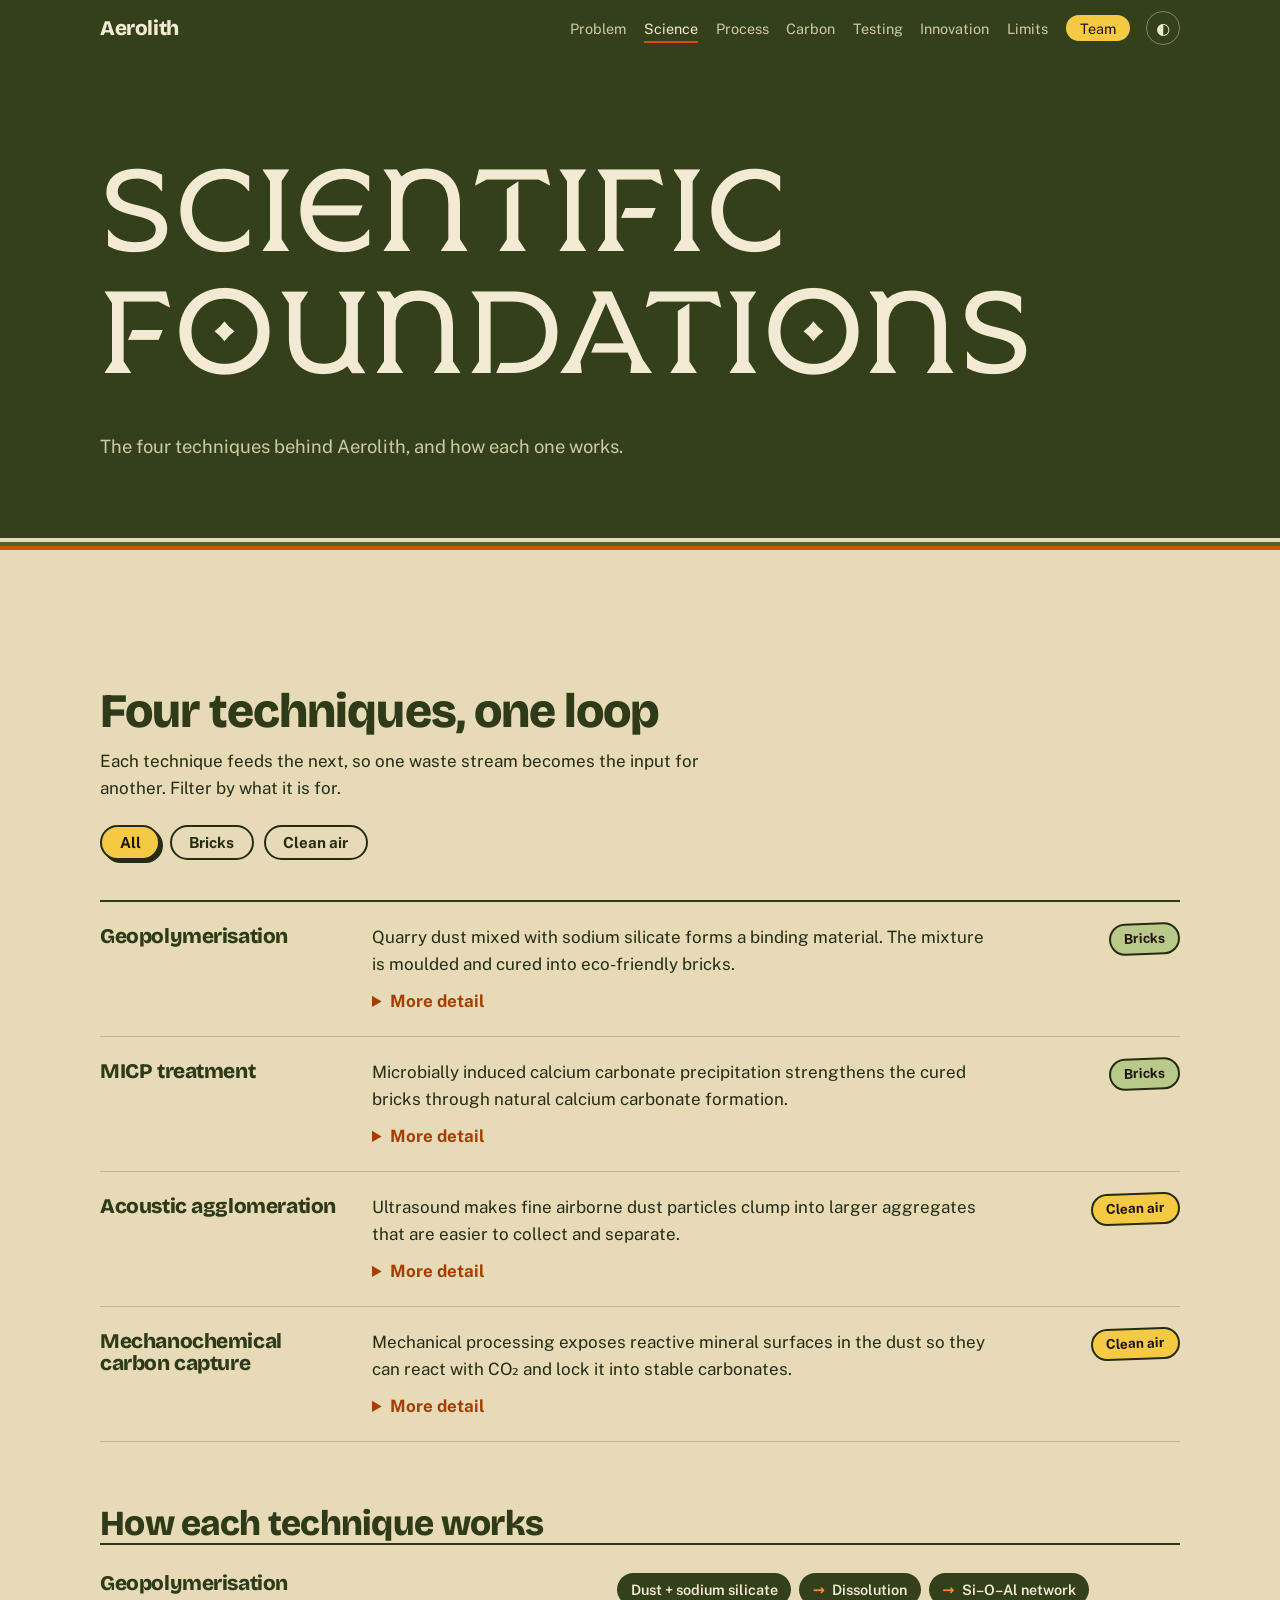
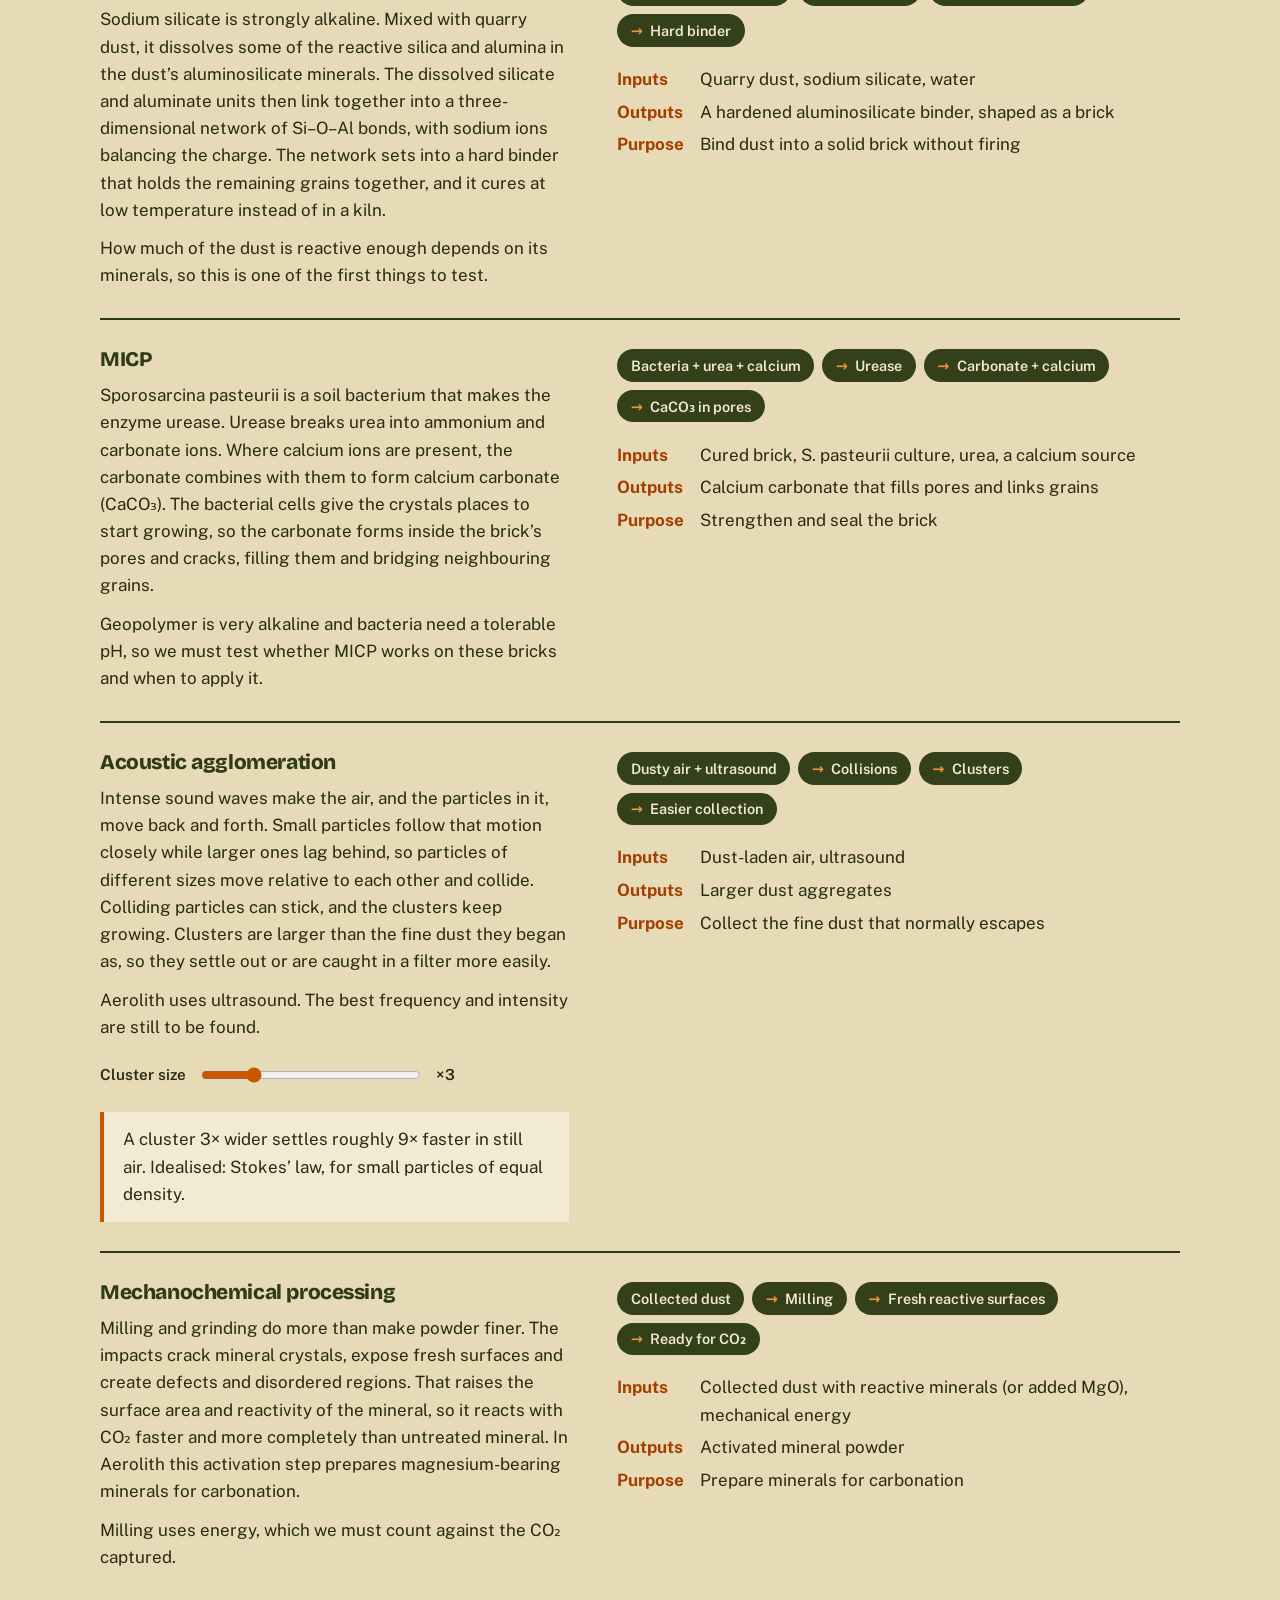
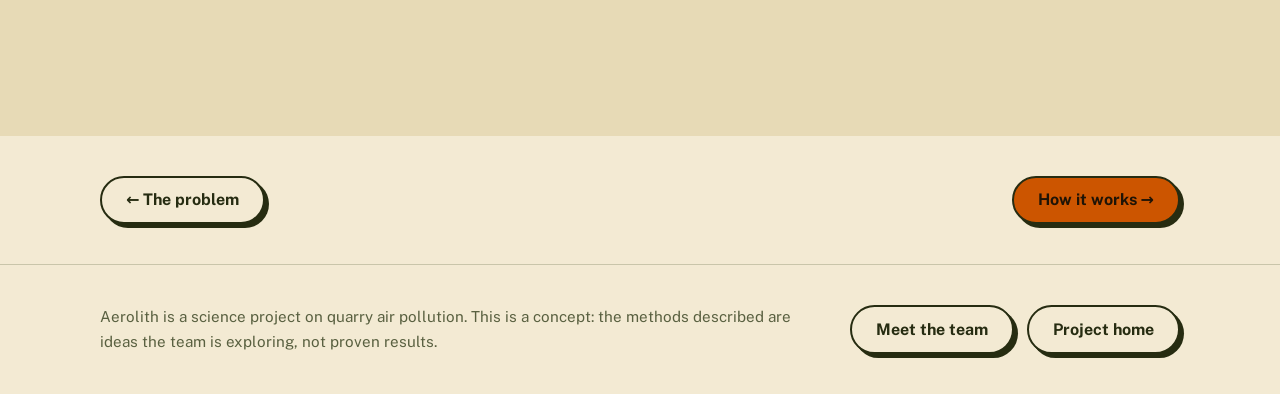
<file: science.html>
<!doctype html>
<html lang="en">
<head>
<meta charset="utf-8">
<meta name="viewport" content="width=device-width, initial-scale=1, viewport-fit=cover">
<meta name="theme-color" content="#34401a">
<meta name="description" content="The four techniques behind Aerolith, and how each one works.">
<link rel="icon" type="image/png" sizes="64x64" href="assets/favicon-64.png">
<link rel="apple-touch-icon" sizes="180x180" href="assets/apple-touch-icon.png">
<title>Scientific foundations | Aerolith</title>
<link rel="preconnect" href="https://fonts.googleapis.com">
<link rel="preconnect" href="https://fonts.gstatic.com" crossorigin>
<link href="https://fonts.googleapis.com/css2?family=Bricolage+Grotesque:opsz,wght@12..96,500;12..96,800&family=Public+Sans:wght@400;600;700&display=swap" rel="stylesheet">
<script>try{var t=localStorage.getItem('aerolith-theme');if(t)document.documentElement.dataset.theme=t}catch(e){}</script>
<link rel="stylesheet" href="assets/style.css">
</head>
<body>
<header>
  <div class="wrap bar">
    <a class="brand" href="index.html">Aerolith</a>
    <nav aria-label="Pages" id="sections"><ul>
      <li><a href="problem.html">Problem</a></li>
      <li><a href="science.html" class="active" aria-current="page">Science</a></li>
      <li><a href="process.html">Process</a></li>
      <li><a href="carbon.html">Carbon</a></li>
      <li><a href="testing.html">Testing</a></li>
      <li><a href="innovation.html">Innovation</a></li>
      <li><a href="limits.html">Limits</a></li>
      <li><a class="cta" href="team.html">Team</a></li>
      <li class="m-only"><button id="theme2" type="button">Light / dark</button></li>
    </ul></nav>
    <button id="menu" type="button" aria-expanded="false" aria-controls="sections">Menu</button>
    <button id="theme" type="button" aria-label="Switch between light and dark theme">◐</button>
  </div>
</header>
<main>
<div class="team-hero"><div class="wrap"><h1>Scientific foundations</h1><p>The four techniques behind Aerolith, and how each one works.</p></div></div>
<div class="strata" aria-hidden="true"></div>
<section class="sec alt" id="approach">
  <div class="wrap">
    <h2>Four techniques, one loop</h2>
    <p>Each technique feeds the next, so one waste stream becomes the input for another. Filter by what it is for.</p>
    <div class="chips" role="group" aria-label="Filter techniques"><button class="chip" type="button" data-f="all" aria-pressed="true">All</button><button class="chip" type="button" data-f="b" aria-pressed="false">Bricks</button><button class="chip" type="button" data-f="a" aria-pressed="false">Clean air</button></div>
    <div class="rows">
      <div class="row"><h3>Geopolymerisation</h3><div><p>Quarry dust mixed with sodium silicate forms a binding material. The mixture is moulded and cured into eco-friendly bricks.</p><details><summary>More detail</summary><p>The binder forms by chemical reaction, so the plan is to mould and cure the bricks rather than fire them.</p></details></div><span class="tag b">Bricks</span></div>
      <div class="row"><h3>MICP treatment</h3><div><p>Microbially induced calcium carbonate precipitation strengthens the cured bricks through natural calcium carbonate formation.</p><details><summary>More detail</summary><p>Microbes help calcium carbonate, the mineral in limestone, form inside the brick. It is a second strengthening step applied after curing.</p></details></div><span class="tag b">Bricks</span></div>
      <div class="row"><h3>Acoustic agglomeration</h3><div><p>Ultrasound makes fine airborne dust particles clump into larger aggregates that are easier to collect and separate.</p><details><summary>More detail</summary><p>Sound waves make small particles collide and stick together. Larger aggregates are easier to filter or settle out than fine dust.</p></details></div><span class="tag a">Clean air</span></div>
      <div class="row"><h3>Mechanochemical carbon capture</h3><div><p>Mechanical processing exposes reactive mineral surfaces in the dust so they can react with CO₂ and lock it into stable carbonates.</p><details><summary>More detail</summary><p>Magnesium oxide, where present or added, reacts with CO₂ to form magnesium carbonate. Filtration can then separate the carbonates; a MOF is an untested option.</p></details></div><span class="tag a">Clean air</span></div>
    </div>
    <h3 class="sub">How each technique works</h3>
    <article class="tech"><div><h3>Geopolymerisation</h3><p>Sodium silicate is strongly alkaline. Mixed with quarry dust, it dissolves some of the reactive silica and alumina in the dust’s aluminosilicate minerals. The dissolved silicate and aluminate units then link together into a three-dimensional network of Si–O–Al bonds, with sodium ions balancing the charge. The network sets into a hard binder that holds the remaining grains together, and it cures at low temperature instead of in a kiln.</p><p>How much of the dust is reactive enough depends on its minerals, so this is one of the first things to test.</p></div><div><ul class="mini" aria-label="Geopolymerisation sequence"><li>Dust + sodium silicate</li><li>Dissolution</li><li>Si–O–Al network</li><li>Hard binder</li></ul><dl class="io"><dt>Inputs</dt><dd>Quarry dust, sodium silicate, water</dd><dt>Outputs</dt><dd>A hardened aluminosilicate binder, shaped as a brick</dd><dt>Purpose</dt><dd>Bind dust into a solid brick without firing</dd></dl></div></article>
    <article class="tech"><div><h3>MICP</h3><p>Sporosarcina pasteurii is a soil bacterium that makes the enzyme urease. Urease breaks urea into ammonium and carbonate ions. Where calcium ions are present, the carbonate combines with them to form calcium carbonate (CaCO₃). The bacterial cells give the crystals places to start growing, so the carbonate forms inside the brick’s pores and cracks, filling them and bridging neighbouring grains.</p><p>Geopolymer is very alkaline and bacteria need a tolerable pH, so we must test whether MICP works on these bricks and when to apply it.</p></div><div><ul class="mini" aria-label="MICP sequence"><li>Bacteria + urea + calcium</li><li>Urease</li><li>Carbonate + calcium</li><li>CaCO₃ in pores</li></ul><dl class="io"><dt>Inputs</dt><dd>Cured brick, S. pasteurii culture, urea, a calcium source</dd><dt>Outputs</dt><dd>Calcium carbonate that fills pores and links grains</dd><dt>Purpose</dt><dd>Strengthen and seal the brick</dd></dl></div></article>
    <article class="tech"><div><h3>Acoustic agglomeration</h3><p>Intense sound waves make the air, and the particles in it, move back and forth. Small particles follow that motion closely while larger ones lag behind, so particles of different sizes move relative to each other and collide. Colliding particles can stick, and the clusters keep growing. Clusters are larger than the fine dust they began as, so they settle out or are caught in a filter more easily.</p><p>Aerolith uses ultrasound. The best frequency and intensity are still to be found.</p><div class="ctl"><label for="sz">Cluster size</label><input id="sz" type="range" min="1" max="10" value="3"><output id="szv" for="sz"></output></div><p class="info" id="sz-out" role="status"></p></div><div><ul class="mini" aria-label="Acoustic agglomeration sequence"><li>Dusty air + ultrasound</li><li>Collisions</li><li>Clusters</li><li>Easier collection</li></ul><dl class="io"><dt>Inputs</dt><dd>Dust-laden air, ultrasound</dd><dt>Outputs</dt><dd>Larger dust aggregates</dd><dt>Purpose</dt><dd>Collect the fine dust that normally escapes</dd></dl></div></article>
    <article class="tech"><div><h3>Mechanochemical processing</h3><p>Milling and grinding do more than make powder finer. The impacts crack mineral crystals, expose fresh surfaces and create defects and disordered regions. That raises the surface area and reactivity of the mineral, so it reacts with CO₂ faster and more completely than untreated mineral. In Aerolith this activation step prepares magnesium-bearing minerals for carbonation.</p><p>Milling uses energy, which we must count against the CO₂ captured.</p></div><div><ul class="mini" aria-label="Mechanochemical processing sequence"><li>Collected dust</li><li>Milling</li><li>Fresh reactive surfaces</li><li>Ready for CO₂</li></ul><dl class="io"><dt>Inputs</dt><dd>Collected dust with reactive minerals (or added MgO), mechanical energy</dd><dt>Outputs</dt><dd>Activated mineral powder</dd><dt>Purpose</dt><dd>Prepare minerals for carbonation</dd></dl></div></article>
  </div>
</section>
<div class="wrap pager"><a class="btn" href="problem.html">← The problem</a><a class="btn primary next" href="process.html">How it works →</a></div>
</main>
<footer>
  <div class="wrap">
    <p>Aerolith is a science project on quarry air pollution. This is a concept: the methods described are ideas the team is exploring, not proven results.</p>
    <div class="btns"><a class="btn" href="team.html">Meet the team</a><a class="btn" href="index.html">Project home</a></div>
  </div>
</footer><script src="assets/app.js"></script>
</body>
</html>
</file>
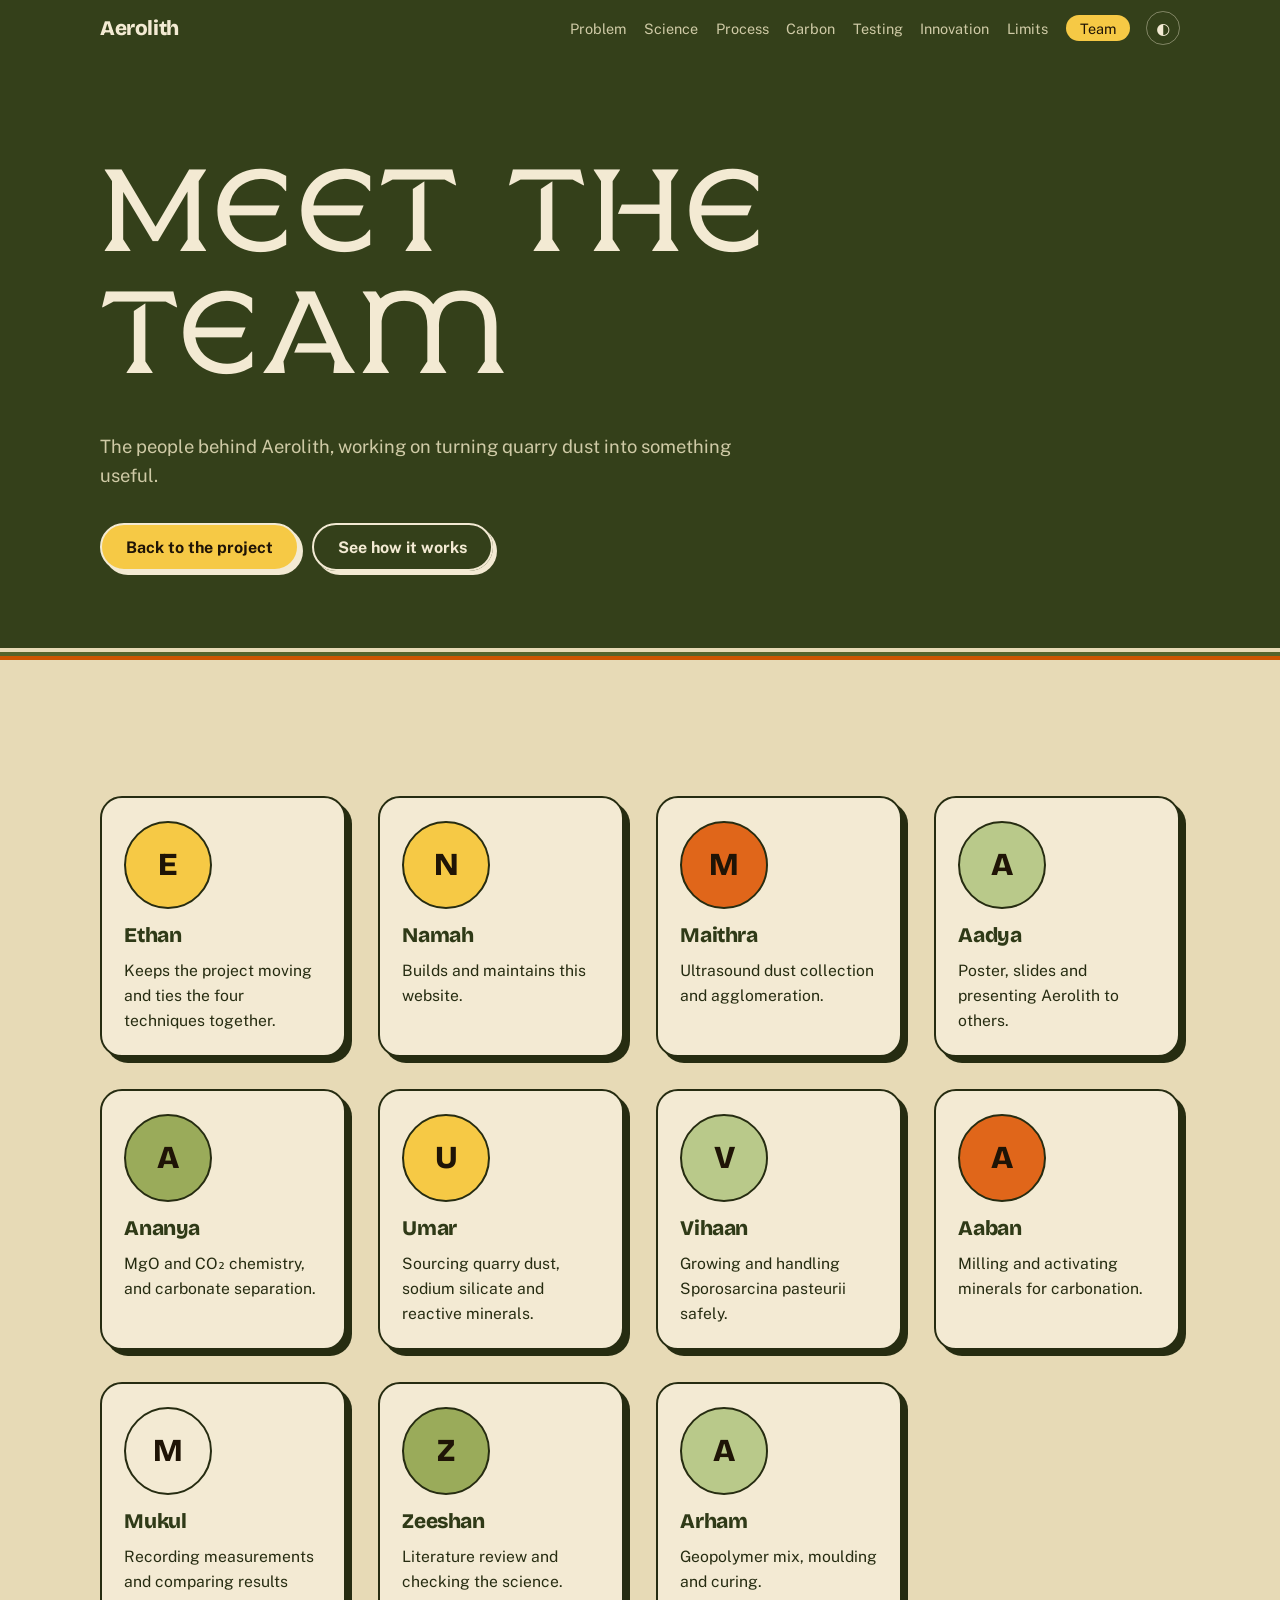
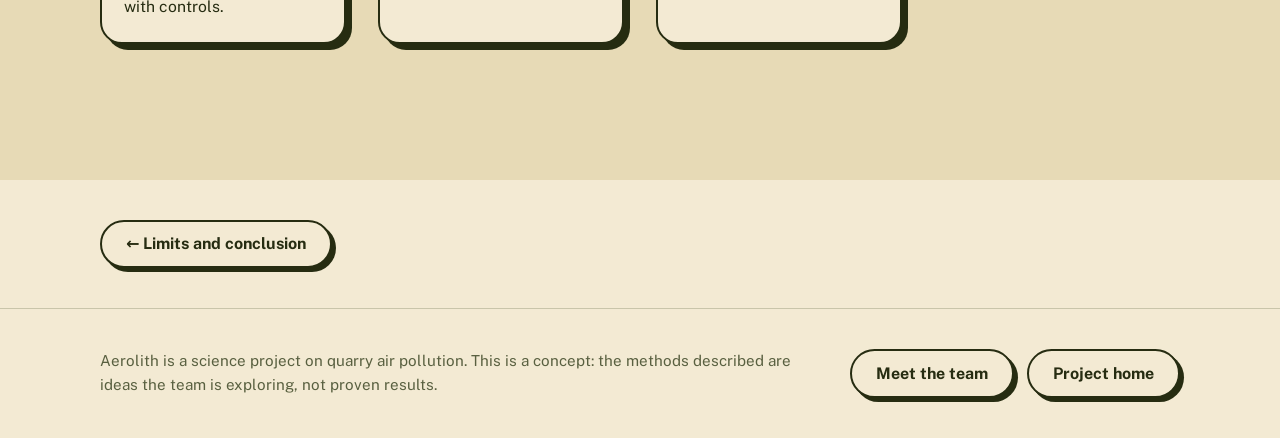
<file: team.html>
<!doctype html>
<html lang="en">
<head>
<meta charset="utf-8">
<meta name="viewport" content="width=device-width, initial-scale=1, viewport-fit=cover">
<meta name="theme-color" content="#34401a">
<meta name="description" content="The people behind Aerolith.">
<link rel="icon" type="image/png" sizes="64x64" href="assets/favicon-64.png">
<link rel="apple-touch-icon" sizes="180x180" href="assets/apple-touch-icon.png">
<title>Meet the team | Aerolith</title>
<link rel="preconnect" href="https://fonts.googleapis.com">
<link rel="preconnect" href="https://fonts.gstatic.com" crossorigin>
<link href="https://fonts.googleapis.com/css2?family=Bricolage+Grotesque:opsz,wght@12..96,500;12..96,800&family=Public+Sans:wght@400;600;700&display=swap" rel="stylesheet">
<script>try{var t=localStorage.getItem('aerolith-theme');if(t)document.documentElement.dataset.theme=t}catch(e){}</script>
<link rel="stylesheet" href="assets/style.css">
</head>
<body>
<header>
  <div class="wrap bar">
    <a class="brand" href="index.html">Aerolith</a>
    <nav aria-label="Pages" id="sections"><ul>
      <li><a href="problem.html">Problem</a></li>
      <li><a href="science.html">Science</a></li>
      <li><a href="process.html">Process</a></li>
      <li><a href="carbon.html">Carbon</a></li>
      <li><a href="testing.html">Testing</a></li>
      <li><a href="innovation.html">Innovation</a></li>
      <li><a href="limits.html">Limits</a></li>
      <li><a class="cta" href="team.html" aria-current="page">Team</a></li>
      <li class="m-only"><button id="theme2" type="button">Light / dark</button></li>
    </ul></nav>
    <button id="menu" type="button" aria-expanded="false" aria-controls="sections">Menu</button>
    <button id="theme" type="button" aria-label="Switch between light and dark theme">◐</button>
  </div>
</header>
<main>

  <div class="team-hero"><div class="wrap">
    <h1>Meet the team</h1>
    <p>The people behind Aerolith, working on turning quarry dust into something useful.</p>
    <div class="btns"><a class="btn sun" href="index.html">Back to the project</a><a class="btn ghost" href="process.html#process">See how it works</a></div>
  </div></div>
  <div class="strata" aria-hidden="true"></div>
  <div class="sec alt"><div class="wrap"><div class="crew" id="crew"></div></div></div>
<div class="wrap pager"><a class="btn" href="limits.html">← Limits and conclusion</a></div>
</main>
<footer>
  <div class="wrap">
    <p>Aerolith is a science project on quarry air pollution. This is a concept: the methods described are ideas the team is exploring, not proven results.</p>
    <div class="btns"><a class="btn" href="team.html">Meet the team</a><a class="btn" href="index.html">Project home</a></div>
  </div>
</footer><script src="assets/app.js"></script>
</body>
</html>
</file>
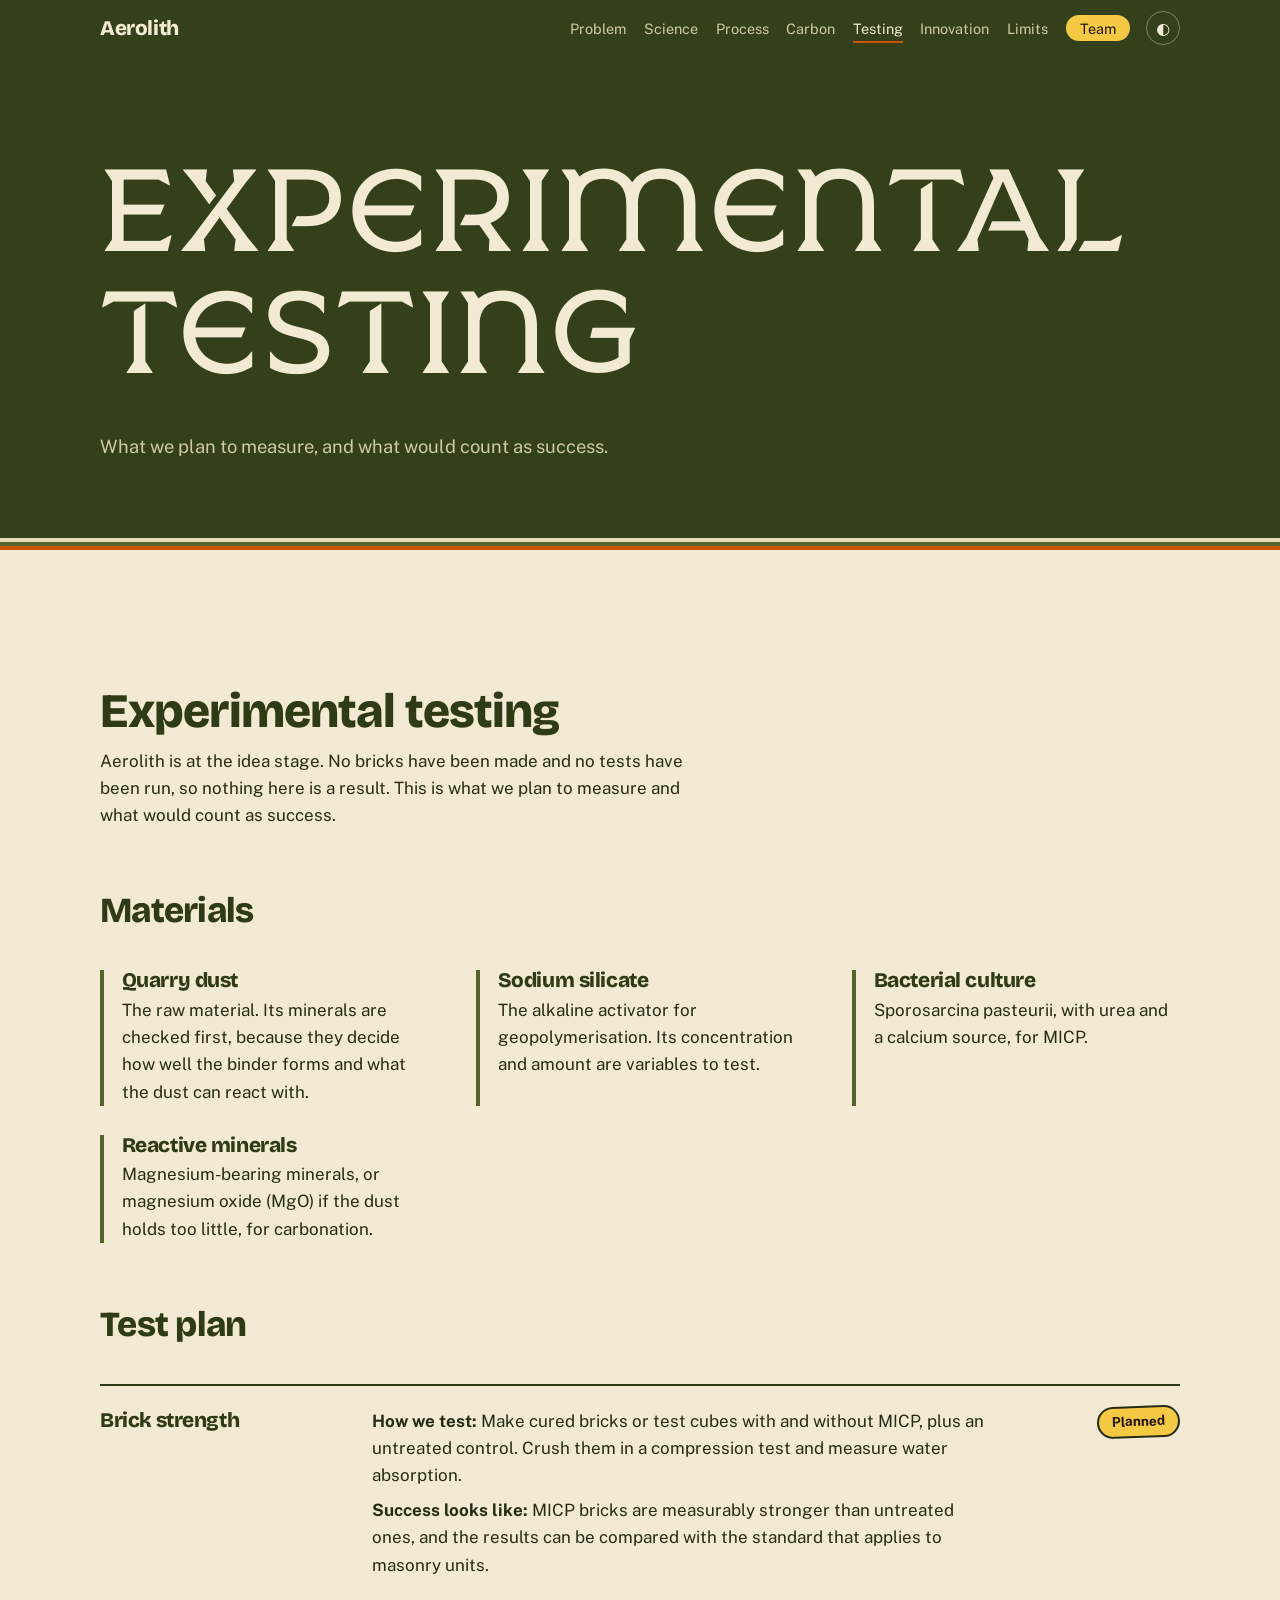
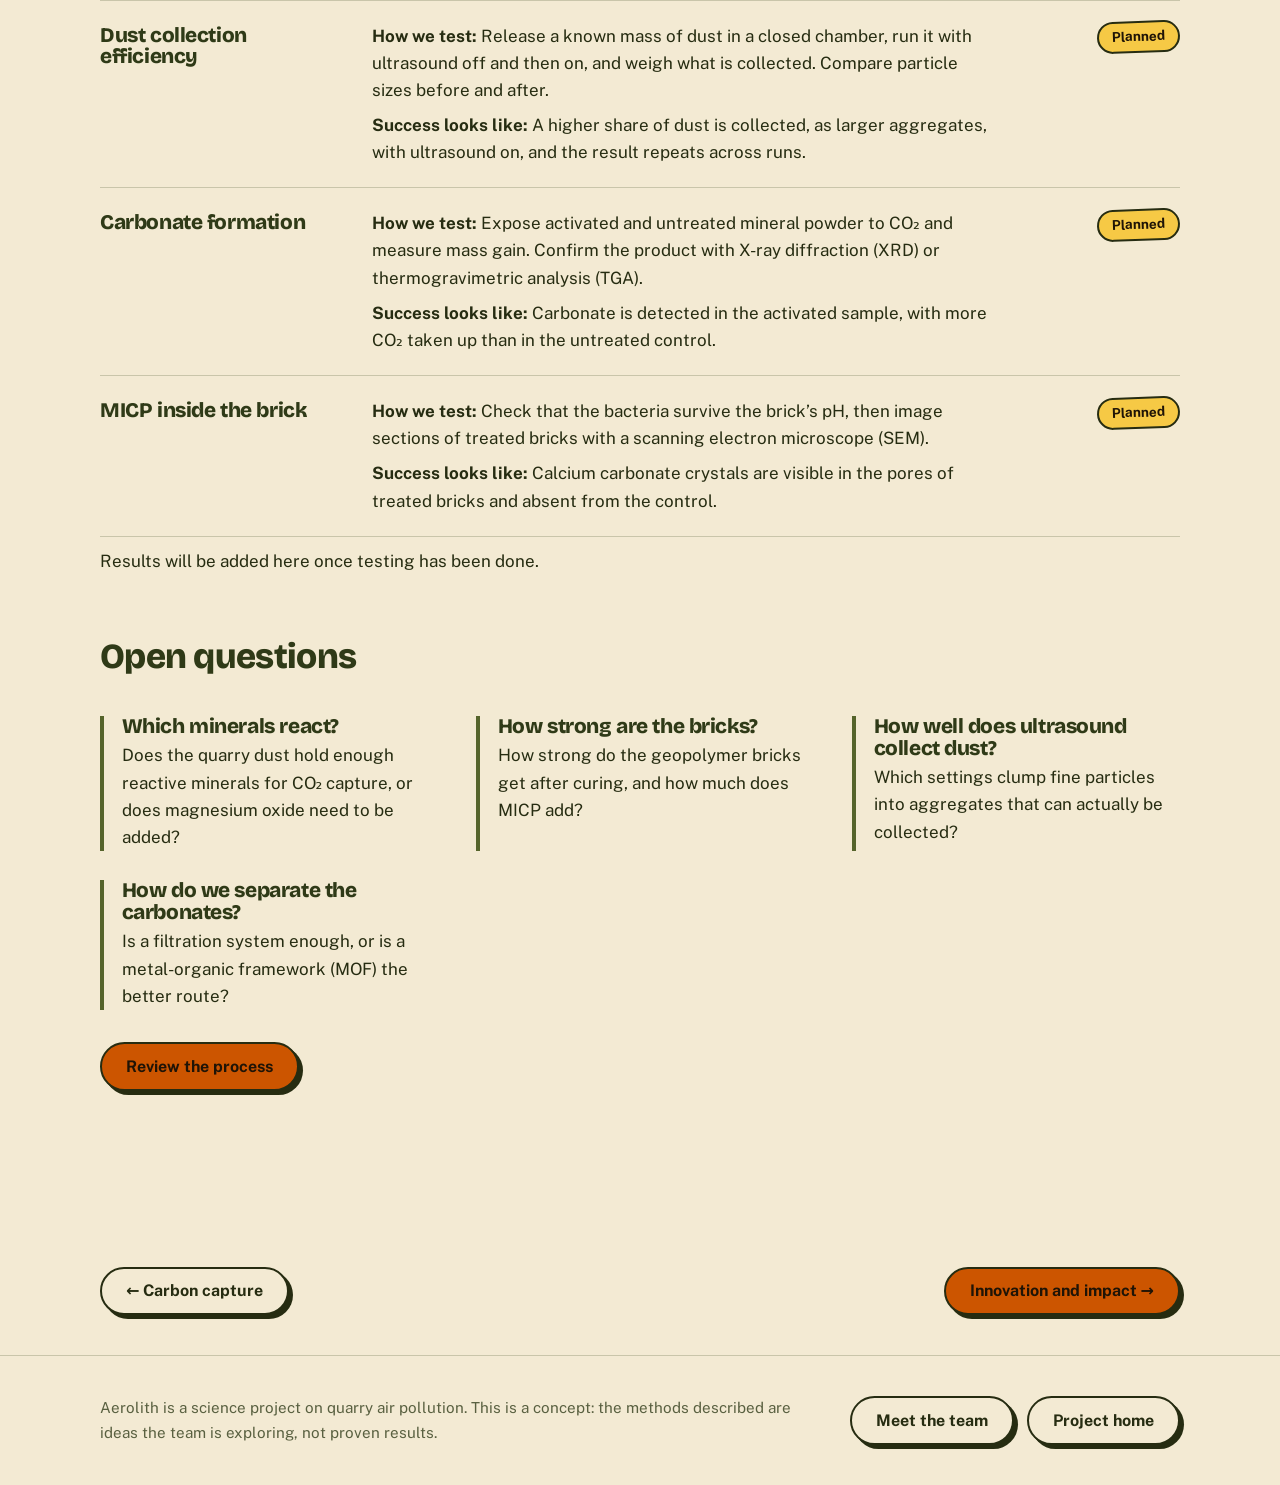
<file: testing.html>
<!doctype html>
<html lang="en">
<head>
<meta charset="utf-8">
<meta name="viewport" content="width=device-width, initial-scale=1, viewport-fit=cover">
<meta name="theme-color" content="#34401a">
<meta name="description" content="What we plan to measure, and what would count as success.">
<link rel="icon" type="image/png" sizes="64x64" href="assets/favicon-64.png">
<link rel="apple-touch-icon" sizes="180x180" href="assets/apple-touch-icon.png">
<title>Experimental testing | Aerolith</title>
<link rel="preconnect" href="https://fonts.googleapis.com">
<link rel="preconnect" href="https://fonts.gstatic.com" crossorigin>
<link href="https://fonts.googleapis.com/css2?family=Bricolage+Grotesque:opsz,wght@12..96,500;12..96,800&family=Public+Sans:wght@400;600;700&display=swap" rel="stylesheet">
<script>try{var t=localStorage.getItem('aerolith-theme');if(t)document.documentElement.dataset.theme=t}catch(e){}</script>
<link rel="stylesheet" href="assets/style.css">
</head>
<body>
<header>
  <div class="wrap bar">
    <a class="brand" href="index.html">Aerolith</a>
    <nav aria-label="Pages" id="sections"><ul>
      <li><a href="problem.html">Problem</a></li>
      <li><a href="science.html">Science</a></li>
      <li><a href="process.html">Process</a></li>
      <li><a href="carbon.html">Carbon</a></li>
      <li><a href="testing.html" class="active" aria-current="page">Testing</a></li>
      <li><a href="innovation.html">Innovation</a></li>
      <li><a href="limits.html">Limits</a></li>
      <li><a class="cta" href="team.html">Team</a></li>
      <li class="m-only"><button id="theme2" type="button">Light / dark</button></li>
    </ul></nav>
    <button id="menu" type="button" aria-expanded="false" aria-controls="sections">Menu</button>
    <button id="theme" type="button" aria-label="Switch between light and dark theme">◐</button>
  </div>
</header>
<main>
<div class="team-hero"><div class="wrap"><h1>Experimental testing</h1><p>What we plan to measure, and what would count as success.</p></div></div>
<div class="strata" aria-hidden="true"></div>
<section class="sec" id="testing">
  <div class="wrap">
    <h2>Experimental testing</h2>
    <p>Aerolith is at the idea stage. No bricks have been made and no tests have been run, so nothing here is a result. This is what we plan to measure and what would count as success.</p>
    <h3 class="sub">Materials</h3>
    <div class="qs"><div><h3>Quarry dust</h3><p>The raw material. Its minerals are checked first, because they decide how well the binder forms and what the dust can react with.</p></div><div><h3>Sodium silicate</h3><p>The alkaline activator for geopolymerisation. Its concentration and amount are variables to test.</p></div><div><h3>Bacterial culture</h3><p>Sporosarcina pasteurii, with urea and a calcium source, for MICP.</p></div><div><h3>Reactive minerals</h3><p>Magnesium-bearing minerals, or magnesium oxide (MgO) if the dust holds too little, for carbonation.</p></div></div>
    <h3 class="sub">Test plan</h3>
    <div class="rows">
      <div class="row"><h3>Brick strength</h3><div><p><b>How we test:</b> Make cured bricks or test cubes with and without MICP, plus an untreated control. Crush them in a compression test and measure water absorption.</p><p><b>Success looks like:</b> MICP bricks are measurably stronger than untreated ones, and the results can be compared with the standard that applies to masonry units.</p></div><span class="tag a">Planned</span></div>
      <div class="row"><h3>Dust collection efficiency</h3><div><p><b>How we test:</b> Release a known mass of dust in a closed chamber, run it with ultrasound off and then on, and weigh what is collected. Compare particle sizes before and after.</p><p><b>Success looks like:</b> A higher share of dust is collected, as larger aggregates, with ultrasound on, and the result repeats across runs.</p></div><span class="tag a">Planned</span></div>
      <div class="row"><h3>Carbonate formation</h3><div><p><b>How we test:</b> Expose activated and untreated mineral powder to CO₂ and measure mass gain. Confirm the product with X-ray diffraction (XRD) or thermogravimetric analysis (TGA).</p><p><b>Success looks like:</b> Carbonate is detected in the activated sample, with more CO₂ taken up than in the untreated control.</p></div><span class="tag a">Planned</span></div>
      <div class="row"><h3>MICP inside the brick</h3><div><p><b>How we test:</b> Check that the bacteria survive the brick’s pH, then image sections of treated bricks with a scanning electron microscope (SEM).</p><p><b>Success looks like:</b> Calcium carbonate crystals are visible in the pores of treated bricks and absent from the control.</p></div><span class="tag a">Planned</span></div>
    </div>
    <p>Results will be added here once testing has been done.</p>
    <h3 class="sub">Open questions</h3>
    <div class="qs">
      <div><h3>Which minerals react?</h3><p>Does the quarry dust hold enough reactive minerals for CO₂ capture, or does magnesium oxide need to be added?</p></div>
      <div><h3>How strong are the bricks?</h3><p>How strong do the geopolymer bricks get after curing, and how much does MICP add?</p></div>
      <div><h3>How well does ultrasound collect dust?</h3><p>Which settings clump fine particles into aggregates that can actually be collected?</p></div>
      <div><h3>How do we separate the carbonates?</h3><p>Is a filtration system enough, or is a metal-organic framework (MOF) the better route?</p></div>
    </div>
    <div class="btns"><a class="btn primary" href="process.html#process">Review the process</a></div>
  </div>
</section>
<div class="wrap pager"><a class="btn" href="carbon.html">← Carbon capture</a><a class="btn primary next" href="innovation.html">Innovation and impact →</a></div>
</main>
<footer>
  <div class="wrap">
    <p>Aerolith is a science project on quarry air pollution. This is a concept: the methods described are ideas the team is exploring, not proven results.</p>
    <div class="btns"><a class="btn" href="team.html">Meet the team</a><a class="btn" href="index.html">Project home</a></div>
  </div>
</footer><script src="assets/app.js"></script>
</body>
</html>
</file>
<file: assets/style.css>
:root{--bg:#f3ead3;--alt:#e7dab6;--text:#262c11;--muted:#596040;--olive:#55642b;--accent:#cc5500;--accent-ink:#a53f00;--line:rgba(52,64,26,.22);--edge:#262c11;--butter:#f6c945;--sage:#b9c98a;--head:#2f3a17;--band:#34401a;--band-ink:#f3ead3;--band-muted:#cfcaa6;--display:"Bricolage Grotesque","Arial Narrow",system-ui,sans-serif;--max:1080px;--body:"Public Sans",system-ui,-apple-system,"Segoe UI",Roboto,sans-serif;color-scheme:light;box-sizing:border-box;padding-top:env(safe-area-inset-top,0px);padding-bottom:env(safe-area-inset-bottom,0px)}
@media (prefers-color-scheme:dark){:root:not([data-theme="light"]){--bg:#181d0d;--alt:#20270f;--text:#efe6cc;--muted:#b5b492;--olive:#a9bb62;--accent-ink:#f08a3c;--line:rgba(239,230,204,.2);--edge:#efe6cc;--head:#efe6cc;color-scheme:dark}}
:root[data-theme="dark"]{--bg:#181d0d;--alt:#20270f;--text:#efe6cc;--muted:#b5b492;--olive:#a9bb62;--accent-ink:#f08a3c;--line:rgba(239,230,204,.2);--edge:#efe6cc;--head:#efe6cc;color-scheme:dark}
html{-webkit-text-size-adjust:100%;text-size-adjust:100%;-webkit-tap-highlight-color:rgba(204,85,0,.15);scroll-behavior:smooth;scroll-padding-top:calc(env(safe-area-inset-top,0px) + 56px)}
@media (prefers-reduced-motion:reduce){html{scroll-behavior:auto}}
*,*::before,*::after{box-sizing:inherit}
body{margin:0;min-width:0;overflow-x:clip;overflow-wrap:break-word;background:var(--bg);color:var(--text);font:400 1.0625rem/1.6 var(--body)}
body::before{content:"";position:fixed;inset:0 0 auto;height:env(safe-area-inset-top,0px);background:var(--band);z-index:10}
h1,h2,h3{font-family:var(--display);color:var(--head);line-height:1.05;letter-spacing:-.02em;margin:0}
h2{font-size:clamp(1.9rem,4.5vw,3rem);font-weight:800}
h3{font-size:1.3rem;font-weight:800}
p{margin:.7rem 0 0;max-width:62ch}
a:focus-visible{outline:3px solid var(--accent);outline-offset:3px}
.wrap{width:min(var(--max),calc(100% - 2.5rem - 2*max(env(safe-area-inset-left,0px),env(safe-area-inset-right,0px))));margin-inline:auto}
.sec{padding:clamp(5rem,11vw,8.5rem) 0}
header{position:sticky;top:env(safe-area-inset-top,0px);z-index:12;background:var(--band);color:var(--band-ink)}
.bar{display:flex;align-items:center;justify-content:space-between;gap:1rem;height:56px}
.brand{font:800 1.3rem var(--display);letter-spacing:-.02em;color:inherit;text-decoration:none}
nav ul{display:flex;gap:1.1rem;list-style:none;margin:0;padding:0}
nav a{color:var(--band-muted);text-decoration:none;font-size:.9rem;padding:.3rem 0;border-bottom:2px solid transparent;white-space:nowrap}
nav a.active,nav a:hover{color:var(--band-ink);border-color:var(--accent)}
.hero{position:relative;overflow:hidden;background:var(--band);color:var(--band-ink);min-height:min(92vh,860px);min-height:min(92svh,860px);display:flex;align-items:center}
.hero canvas{position:absolute;inset:0;width:100%;height:100%}
.hero::before{content:"";position:absolute;inset:0;z-index:1;pointer-events:none;background:linear-gradient(90deg,var(--band) 8%,rgba(52,64,26,.55) 45%,rgba(52,64,26,0) 80%)}
.hero .wrap{position:relative;z-index:2;padding:4rem 0 5rem}
.hero h1{font-size:clamp(3rem,19vw,13rem);font-weight:800;line-height:.82;letter-spacing:-.055em;margin-left:-.04em;padding-bottom:.08em;color:var(--band-ink);background:linear-gradient(180deg,#f3ead3 0 60%,#d4bf86 60% 72%,#9aab5a 72% 85%,#e0661a 85%);-webkit-background-clip:text;background-clip:text;-webkit-text-fill-color:transparent}
.hero .tagline{font:800 clamp(1.5rem,4vw,2.6rem)/1.1 var(--display);letter-spacing:-.02em;color:var(--band-ink);margin:1.6rem 0 0;max-width:20ch}
.hero p{max-width:34rem;color:var(--band-muted);font-size:1.15rem;margin:1.4rem 0 2rem}
.phase{position:absolute;right:max(1.25rem,env(safe-area-inset-right,0px));bottom:1rem;z-index:2;font-size:.85rem;color:var(--band-muted);display:flex;flex-direction:column;align-items:flex-end;gap:.2rem;text-align:right}
#phase{display:flex;align-items:center;gap:.5rem}
#phase::before{content:"";width:.55rem;height:.55rem;border-radius:50%;background:var(--accent)}
.btns{display:flex;flex-wrap:wrap;gap:.8rem}
.btn{display:inline-block;padding:.8rem 1.5rem;border-radius:999px;font:700 1rem var(--body);text-decoration:none;border:2px solid var(--edge);background:var(--bg);color:var(--text);box-shadow:4px 4px 0 var(--edge);cursor:pointer;transition:transform .12s,box-shadow .12s}
@media (hover:hover){.btn:hover{transform:translate(-2px,-2px);box-shadow:6px 6px 0 var(--edge)}}
.btn:active{transform:translate(3px,3px);box-shadow:1px 1px 0 var(--edge)}
.btn:focus-visible{outline:3px solid var(--butter);outline-offset:3px}
.btn.primary{background:var(--accent);color:#1f1406}
.btn.sun{background:var(--butter);color:#1f1406}
.btn.ghost{background:transparent;color:var(--band-ink)}
.hero .btn,.band .btn,.eq .btn,.team-hero .btn{--edge:#f3ead3}
.btns{margin-top:2rem}footer .btns{margin:0}
.chips{display:flex;flex-wrap:wrap;gap:.6rem;margin-top:1.4rem}
.chip{font:700 .95rem var(--body);padding:.45rem 1.1rem;border-radius:999px;border:2px solid var(--edge);background:transparent;color:var(--text);cursor:pointer}
.chip[aria-pressed="true"]{background:var(--butter);color:#1f1406;box-shadow:3px 3px 0 var(--edge)}
.chip:focus-visible{outline:3px solid var(--accent);outline-offset:3px}
[hidden]{display:none!important}
.strata{height:12px;background:linear-gradient(var(--alt) 0 33.3%,var(--olive) 33.3% 66.6%,var(--accent) 66.6%)}
.split{display:grid;gap:2.5rem;grid-template-columns:1fr}
@media (min-width:800px){.split{grid-template-columns:5fr 6fr}}
.facts{list-style:none;margin:0;padding:0;display:grid;gap:1.5rem}
.facts li{border-left:4px solid var(--accent);padding-left:1.1rem}
.facts p{margin-top:.25rem}
.rows{margin-top:2.5rem;border-top:2px solid var(--head)}
.row{display:grid;gap:.4rem 2rem;padding:1.3rem 0;border-bottom:1px solid var(--line);grid-template-columns:1fr}
.row p{margin:0}
@media (min-width:800px){.row{grid-template-columns:15rem 1fr auto;align-items:baseline}}
.tag{font-size:.85rem;font-weight:700;padding:.2rem .8rem;border:2px solid var(--edge);border-radius:99px;white-space:nowrap;justify-self:start;transform:rotate(-2deg);color:#1f1406}
.tag.b{background:var(--sage)}.tag.a{background:var(--butter)}
.alt{background:var(--alt)}
.flow{list-style:none;margin:2rem 0 3rem;padding:0;display:grid;gap:1.8rem;grid-template-columns:1fr}
.flow li{position:relative;background:var(--band);color:var(--band-ink);padding:.75rem 1.2rem;font-weight:600;border-radius:1.7rem;text-align:center;display:grid;place-items:center}
.flow li:not(:last-child)::after{content:"\2193";position:absolute;left:50%;bottom:-1.6rem;transform:translateX(-50%);color:var(--accent-ink);font-weight:800}
@media (min-width:800px){.flow{grid-template-columns:repeat(4,1fr);gap:2.2rem}.flow li:not(:last-child)::after{content:"\2192";left:auto;right:-1.6rem;bottom:auto;top:50%;transform:translateY(-50%)}}
.tracks{display:grid;gap:2rem;grid-template-columns:repeat(auto-fit,minmax(min(290px,100%),1fr))}
.track{border-top:6px solid var(--olive);padding-top:1rem}.track.air{border-color:var(--accent)}
.track h3{font-size:1.5rem;margin-bottom:1rem}
.steps{list-style:none;margin:0;padding:0;display:grid;gap:.5rem;counter-reset:s}
.steps li{counter-increment:s;display:flex;gap:.9rem;background:var(--bg);padding:.8rem 1rem;border-radius:12px;box-shadow:inset 0 -3px 0 var(--line)}
.steps li::before{content:counter(s);flex:none;width:1.7rem;height:1.7rem;display:grid;place-items:center;background:var(--olive);color:var(--bg);font:700 .9rem var(--display);border-radius:2px}
.air .steps li::before{background:var(--accent);color:#1f1406}
.eq{border-radius:24px;margin-top:3rem;padding:2rem 1.25rem;background:var(--band);color:var(--band-ink);text-align:center}
.eq b{display:block;font:800 clamp(1.8rem,6vw,3.4rem)/1.1 var(--display);letter-spacing:-.01em}
.eq i{font-style:normal;color:var(--accent)}
.eq p{margin:.8rem auto 0;max-width:36rem;color:var(--band-muted);font-size:.98rem}
.band{background:var(--band);color:var(--band-ink)}
.band h2{color:var(--band-ink)}
.lead{max-width:40rem;color:var(--band-muted);font-size:1.15rem;margin:1.2rem 0 2.5rem}
.inno{display:grid;gap:0 3rem;grid-template-columns:1fr}
@media (min-width:800px){.inno{grid-template-columns:1fr 1fr}}
.inno div{border-top:1px solid rgba(243,234,211,.28);padding:1.2rem 0}
.inno h3{color:#f0903f;margin-bottom:.3rem}
.inno p{margin:0;color:var(--band-muted)}
footer{padding:2.5rem 0;border-top:1px solid var(--line);color:var(--muted);font-size:.95rem}
footer .wrap{display:flex;flex-wrap:wrap;justify-content:space-between;gap:1rem}
footer p{margin:0;max-width:44rem}
footer a{color:var(--accent-ink);font-weight:700}
.hero{cursor:crosshair}.hero a{cursor:pointer}
.bar nav{min-width:0;margin-left:auto}
#menu{display:none;margin-left:auto;background:none;border:1.5px solid rgba(243,234,211,.4);color:var(--band-ink);border-radius:99px;padding:.35rem .9rem;font:700 .9rem var(--body);cursor:pointer}
nav a.cta{background:var(--butter);border-radius:99px;padding:.3rem .9rem;border:0}nav a.cta,nav a.cta:hover,nav a.cta.active{color:#1f1406}
.m-only{display:none}
#theme{flex:none;background:none;border:1.5px solid rgba(243,234,211,.4);color:var(--band-ink);border-radius:50%;width:2.1rem;height:2.1rem;font:600 1rem var(--body);cursor:pointer}
details{margin-top:.6rem}
summary{cursor:pointer;font-weight:700;color:var(--accent-ink)}
.row details p{margin-top:.5rem}
.story{display:grid;gap:1rem 3rem;grid-template-columns:1fr;margin-top:2rem}
.stage{position:sticky;top:calc(env(safe-area-inset-top,0px) + 56px);z-index:3;background:var(--alt);padding:1.2rem 0 1rem;text-align:center}
.beat{min-height:60vh;min-height:60svh;display:flex;flex-direction:column;justify-content:center;opacity:.3;transition:opacity .4s}
.beat.on{opacity:1}
.beat h3{font-size:1.7rem}
@media (min-width:800px){.story{grid-template-columns:1fr 1fr;align-items:start}.stage{top:calc(env(safe-area-inset-top,0px) + 100px);padding:2rem 0}.beat{min-height:85vh;min-height:85svh}}
.brick{width:min(300px,70%);aspect-ratio:2/1;margin:0 auto 1rem;background:#cdbd8d;border-radius:50% 50% 4% 4%/100% 100% 4% 4%;transition:all .7s ease}
[data-stage="1"] .brick{background:#b8ab74;border-radius:42%/50%}
[data-stage="2"] .brick{background:#a89d6c;border-radius:6px;box-shadow:inset 0 -8px 0 rgba(0,0,0,.12)}
[data-stage="3"] .brick{background:#8f8456;border-radius:4px;box-shadow:inset 0 -10px 0 rgba(0,0,0,.2),inset 0 8px 0 rgba(255,255,255,.08)}
[data-stage="4"] .brick{background:radial-gradient(circle at 20% 30%,#f3ead3 0 4px,transparent 5px),radial-gradient(circle at 65% 60%,#f3ead3 0 5px,transparent 6px),radial-gradient(circle at 80% 25%,#f3ead3 0 3px,transparent 4px),#8f8456;border-radius:4px;box-shadow:inset 0 -10px 0 rgba(0,0,0,.2),0 0 0 4px var(--accent)}
.stage-name{font:800 1.3rem var(--display);color:var(--head)}
.dots{display:flex;justify-content:center;gap:.7rem;margin-top:.8rem}
.dots button{width:1.1rem;height:1.1rem;border-radius:50%;border:2px solid var(--olive);background:none;padding:0;cursor:pointer;position:relative}
.dots button::before{content:"";position:absolute;inset:-.35rem}
.dots button.on{background:var(--accent);border-color:var(--accent)}
.eq .in,.eq .out{transition:opacity .8s,color .8s;white-space:nowrap}
.eq .out{opacity:.2}
.eq.done .out{opacity:1;color:#f0903f}
.eq.done .in{opacity:.45}
.eq .btn{margin-top:1.4rem;font:inherit;font-weight:700;cursor:pointer}
.qs{display:grid;gap:1.8rem 3rem;grid-template-columns:repeat(auto-fit,minmax(min(260px,100%),1fr));margin-top:2.5rem}
.qs div{border-left:4px solid var(--olive);padding-left:1.1rem}
.qs p{margin-top:.3rem}
.team-hero{background:var(--band);color:var(--band-ink);padding:clamp(4rem,9vw,7rem) 0 clamp(3rem,6vw,5rem)}
.team-hero h1{font-size:clamp(3.2rem,13vw,8.5rem);font-weight:800;line-height:.9;letter-spacing:-.045em;color:var(--band-ink)}
.team-hero p{color:var(--band-muted);font-size:1.15rem;margin:1.2rem 0 0}
.crew{display:grid;gap:2rem;grid-template-columns:repeat(auto-fit,minmax(min(230px,100%),1fr))}
.member{background:var(--bg);border:2px solid var(--edge);border-radius:22px;padding:1.4rem;box-shadow:6px 6px 0 var(--edge)}
.avatar{width:5.5rem;height:5.5rem;border-radius:50%;display:grid;place-items:center;overflow:hidden;font:800 2rem var(--display);color:#1f1406;border:2px solid var(--edge);margin-bottom:1rem;background:var(--c)}
.avatar img{width:100%;height:100%;object-fit:cover}
.member .role{display:inline-block;margin-top:.5rem;font-size:.85rem;font-weight:700;padding:.15rem .75rem;border:2px solid var(--edge);border-radius:99px}
.member p{font-size:.98rem;margin-top:.7rem}
/* Phones and small tablets: no title bar or progress bar; a floating Menu button opens a sheet */
@media (max-width:959px){
:root{padding-top:0}
body::before{display:none}
html{scroll-padding-top:1rem}
header{position:static;background:none}
.bar{display:block;height:0}
.brand,#theme{display:none}
#menu{display:block;position:fixed;right:max(1rem,env(safe-area-inset-right,0px));bottom:calc(1rem + env(safe-area-inset-bottom,0px));z-index:30;margin:0;padding:.75rem 1.3rem;font-size:1rem;background:var(--butter);color:#1f1406;border:2px solid var(--edge);box-shadow:4px 4px 0 var(--edge)}
.bar nav{display:none;position:fixed;left:max(.75rem,env(safe-area-inset-left,0px));right:max(.75rem,env(safe-area-inset-right,0px));bottom:calc(4.8rem + env(safe-area-inset-bottom,0px));max-height:calc(100vh - 7rem);max-height:calc(100svh - 7rem - env(safe-area-inset-bottom,0px));overflow-y:auto;z-index:30;margin:0;padding:1rem;background:var(--band);border:2px solid #f3ead3;border-radius:22px;box-shadow:5px 5px 0 #f3ead3}
.bar.open nav{display:block}
nav ul{flex-wrap:wrap;gap:.5rem}
nav a{display:block;padding:.5rem 1rem;border:2px solid rgba(243,234,211,.35);border-radius:99px;font-size:1rem}
nav a.cta{border-color:var(--butter)}
.m-only{display:block}
#theme2{font:700 1rem var(--body);padding:.5rem 1rem;border-radius:99px;border:2px solid rgba(243,234,211,.35);background:none;color:var(--band-ink);cursor:pointer}
.hero{min-height:92vh;min-height:92svh}
.hero::before{background:linear-gradient(180deg,rgba(52,64,26,.88),rgba(52,64,26,.5))}
.hero .wrap{padding:calc(3.5rem + env(safe-area-inset-top,0px)) 0 7rem}
.phase{left:max(1.25rem,env(safe-area-inset-left,0px));right:max(1.25rem,env(safe-area-inset-right,0px));bottom:1.2rem;align-items:flex-start;text-align:left}
.team-hero{padding-top:calc(3.5rem + env(safe-area-inset-top,0px))}
.stage{top:env(safe-area-inset-top,0px);padding:.8rem 0}
.brick{width:min(200px,50%)}
.dots{gap:.8rem}.dots button{width:1.8rem;height:1.8rem}.dots button::before{inset:-.4rem}
footer{padding-bottom:calc(5.5rem + env(safe-area-inset-bottom,0px))}
}
@media (max-width:560px){.btns{flex-direction:column;align-items:stretch}.btn{text-align:center}}
/* Touch devices: comfortable tap targets */
@media (pointer:coarse){.chip{min-height:44px}summary{padding:.65rem 0}}
/* Short landscape phones: shrink vertical chrome so content isn't crowded out */
@media (max-height:520px) and (orientation:landscape){
.sec{padding:3.5rem 0}
.hero .wrap{padding-top:calc(2.5rem + env(safe-area-inset-top,0px));padding-bottom:4.5rem}
.beat{min-height:70vh;min-height:70svh}
.stage{padding:.5rem 0}
.brick{width:min(120px,40%);margin-bottom:.5rem}
.stage-name{font-size:1.1rem}
.dots{margin-top:.4rem}
}
/* Large and ultra-wide screens */
@media (min-width:1500px){:root{--max:1200px}}
@media (min-width:1920px){html{font-size:112.5%}:root{--max:1240px}}
@media (prefers-reduced-motion:reduce){.btn,.beat,.brick,.eq .in,.eq .out{transition:none}}

.sub{font-size:clamp(1.5rem,3.5vw,2.2rem);margin-top:4rem}.gap{margin-top:1.8rem}
.tech{display:grid;gap:1rem 3rem;padding:1.8rem 0;border-top:2px solid var(--head)}
@media (min-width:800px){.tech{grid-template-columns:5fr 6fr}}
.mini{list-style:none;display:flex;flex-wrap:wrap;gap:.5rem;margin:0;padding:0}
.mini li{background:var(--band);color:var(--band-ink);border-radius:999px;padding:.3rem .85rem;font-size:.9rem;font-weight:600}
.mini li+li::before{content:"\2192";color:#f0903f;margin-right:.45rem;font-weight:800}
.io{display:grid;grid-template-columns:auto 1fr;gap:.35rem 1rem;margin:1.2rem 0 0}
.io dt{font-weight:700;color:var(--accent-ink)}.io dd{margin:0}
.flow.v{grid-template-columns:1fr;margin:1.5rem 0 1rem;gap:1.8rem}
.flow.v li:not(:last-child)::after{content:"\2193";left:50%;right:auto;top:auto;bottom:-1.6rem;transform:translateX(-50%)}
.dia .eq{margin:2rem 0 0}.dia .tracks{margin-top:2rem}
.obj b{font-size:clamp(1.4rem,4vw,2.2rem)}
.row p+p{margin-top:.5rem}
.ctl{display:flex;flex-wrap:wrap;align-items:center;gap:.5rem .8rem;margin-top:1.2rem;font-size:.95rem;font-weight:600}
.ctl input{accent-color:var(--accent);width:min(220px,55vw);min-height:1.6rem}.ctl output{min-width:3ch}
.hero .ctl{color:var(--band-muted)}.hero .ctl output{color:var(--band-ink)}
.info{margin:1.4rem 0 0;padding:.9rem 1.2rem;border-left:4px solid var(--accent);background:var(--alt);max-width:62ch}
.alt .info{background:var(--bg)}
.flow.v li[tabindex]{cursor:pointer;transition:background .15s,color .15s}
.flow.v li.sel{background:var(--accent);color:#1f1406}
@media (hover:hover){.flow.v li[tabindex]:not(.sel):hover{background:var(--olive)}}
.flow.v li:focus-visible{outline:3px solid var(--butter);outline-offset:3px}
.steps li{transition:background .3s}.steps li.on{background:var(--butter);color:#1f1406;box-shadow:inset 0 -3px 0 var(--edge)}
@media (prefers-reduced-motion:reduce){.steps li,.flow li{transition:none}}
@font-face{font-family:"Navarino Serif";src:url(NavarinoSerif.woff2) format("woff2");font-weight:400;font-style:normal;font-display:swap}
:root{--sig:"Navarino Serif",var(--display)}
.hero h1{font-family:var(--sig);font-size:calc(clamp(3rem,19vw,13rem)*.88);font-weight:400;letter-spacing:.02em;line-height:.95;font-synthesis:none}
.team-hero h1{font-family:var(--sig);font-size:calc(clamp(3.2rem,13vw,8.5rem)*.9);font-weight:400;letter-spacing:.02em;line-height:1;font-synthesis:none}
.hero .tagline{font:400 clamp(1.7rem,4.4vw,2.9rem)/1.12 var(--sig);letter-spacing:.01em;max-width:22ch}
.obj b{font-family:var(--sig);font-weight:400;letter-spacing:.02em}

.pager{display:flex;justify-content:space-between;align-items:center;flex-wrap:wrap;gap:1rem;padding:2.5rem 0}.pager .next{margin-left:auto}
.qs a{color:var(--accent-ink);font-weight:700}
</file>
